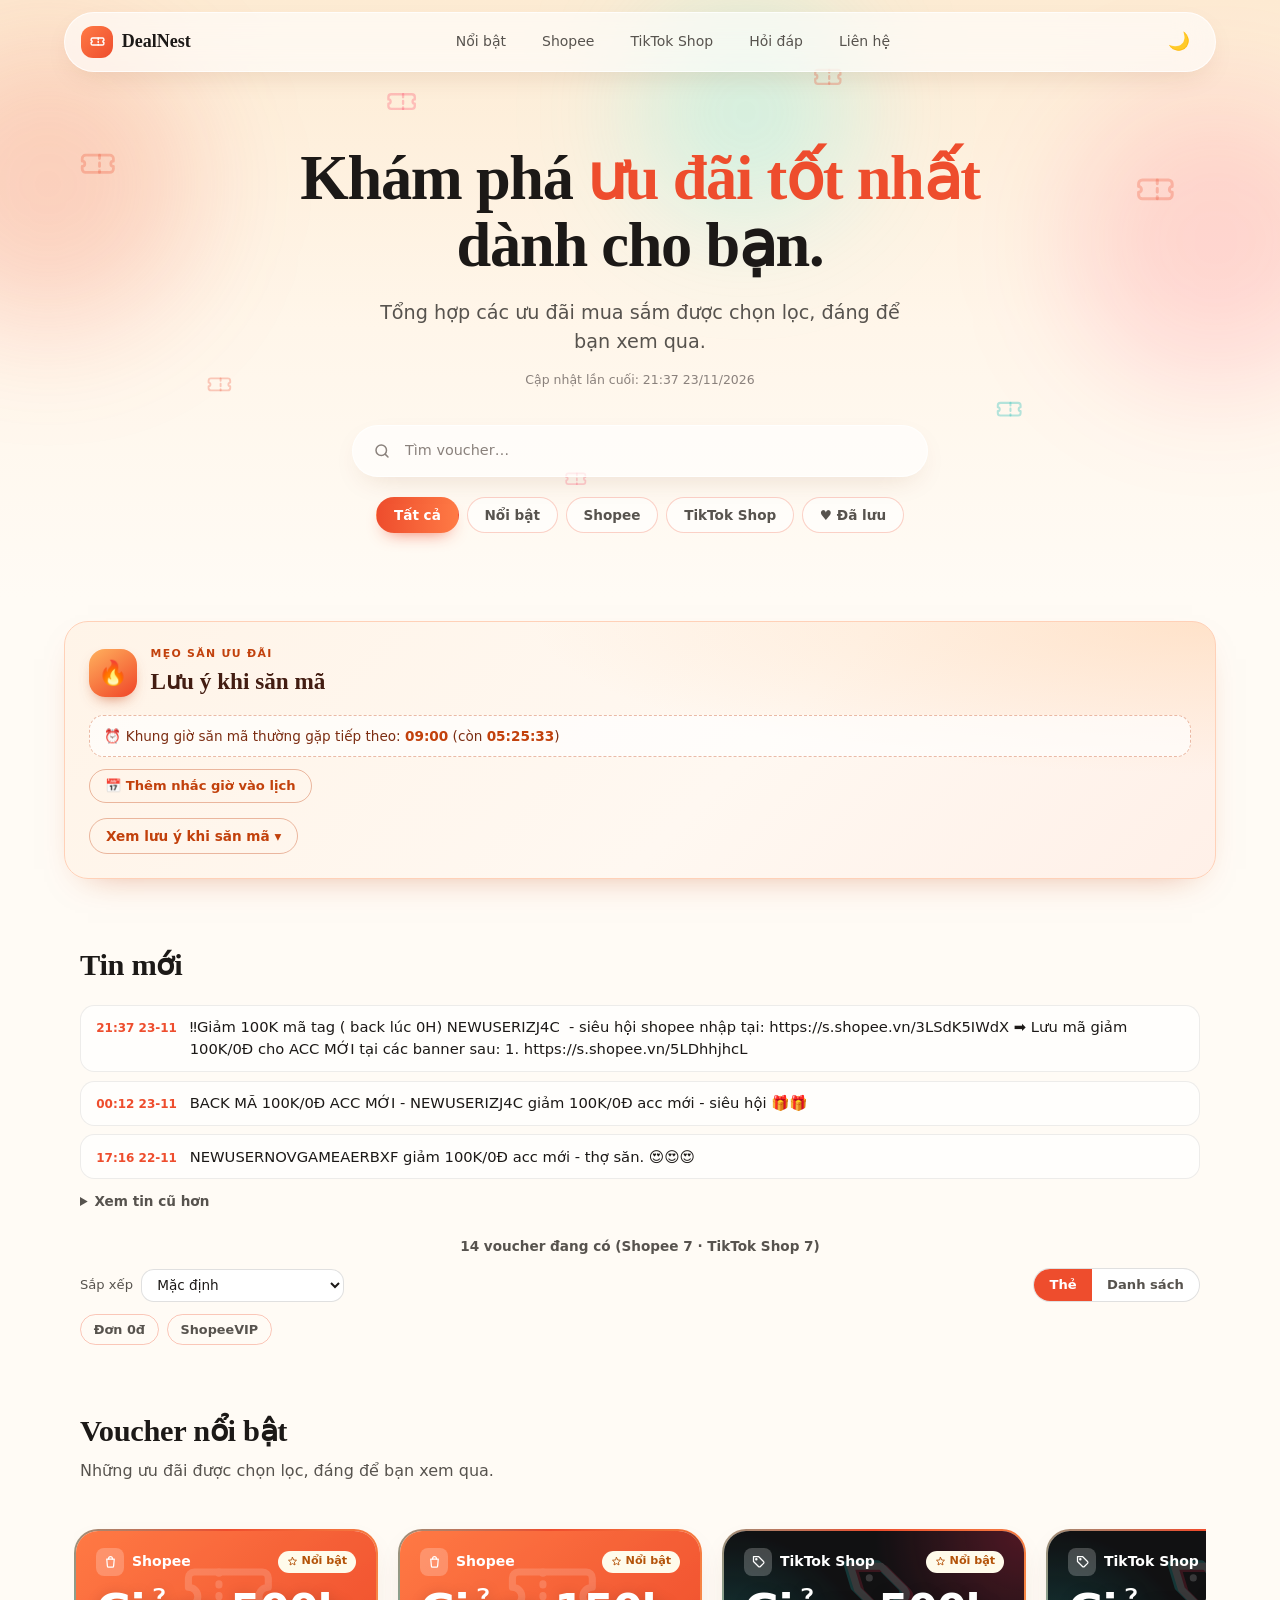
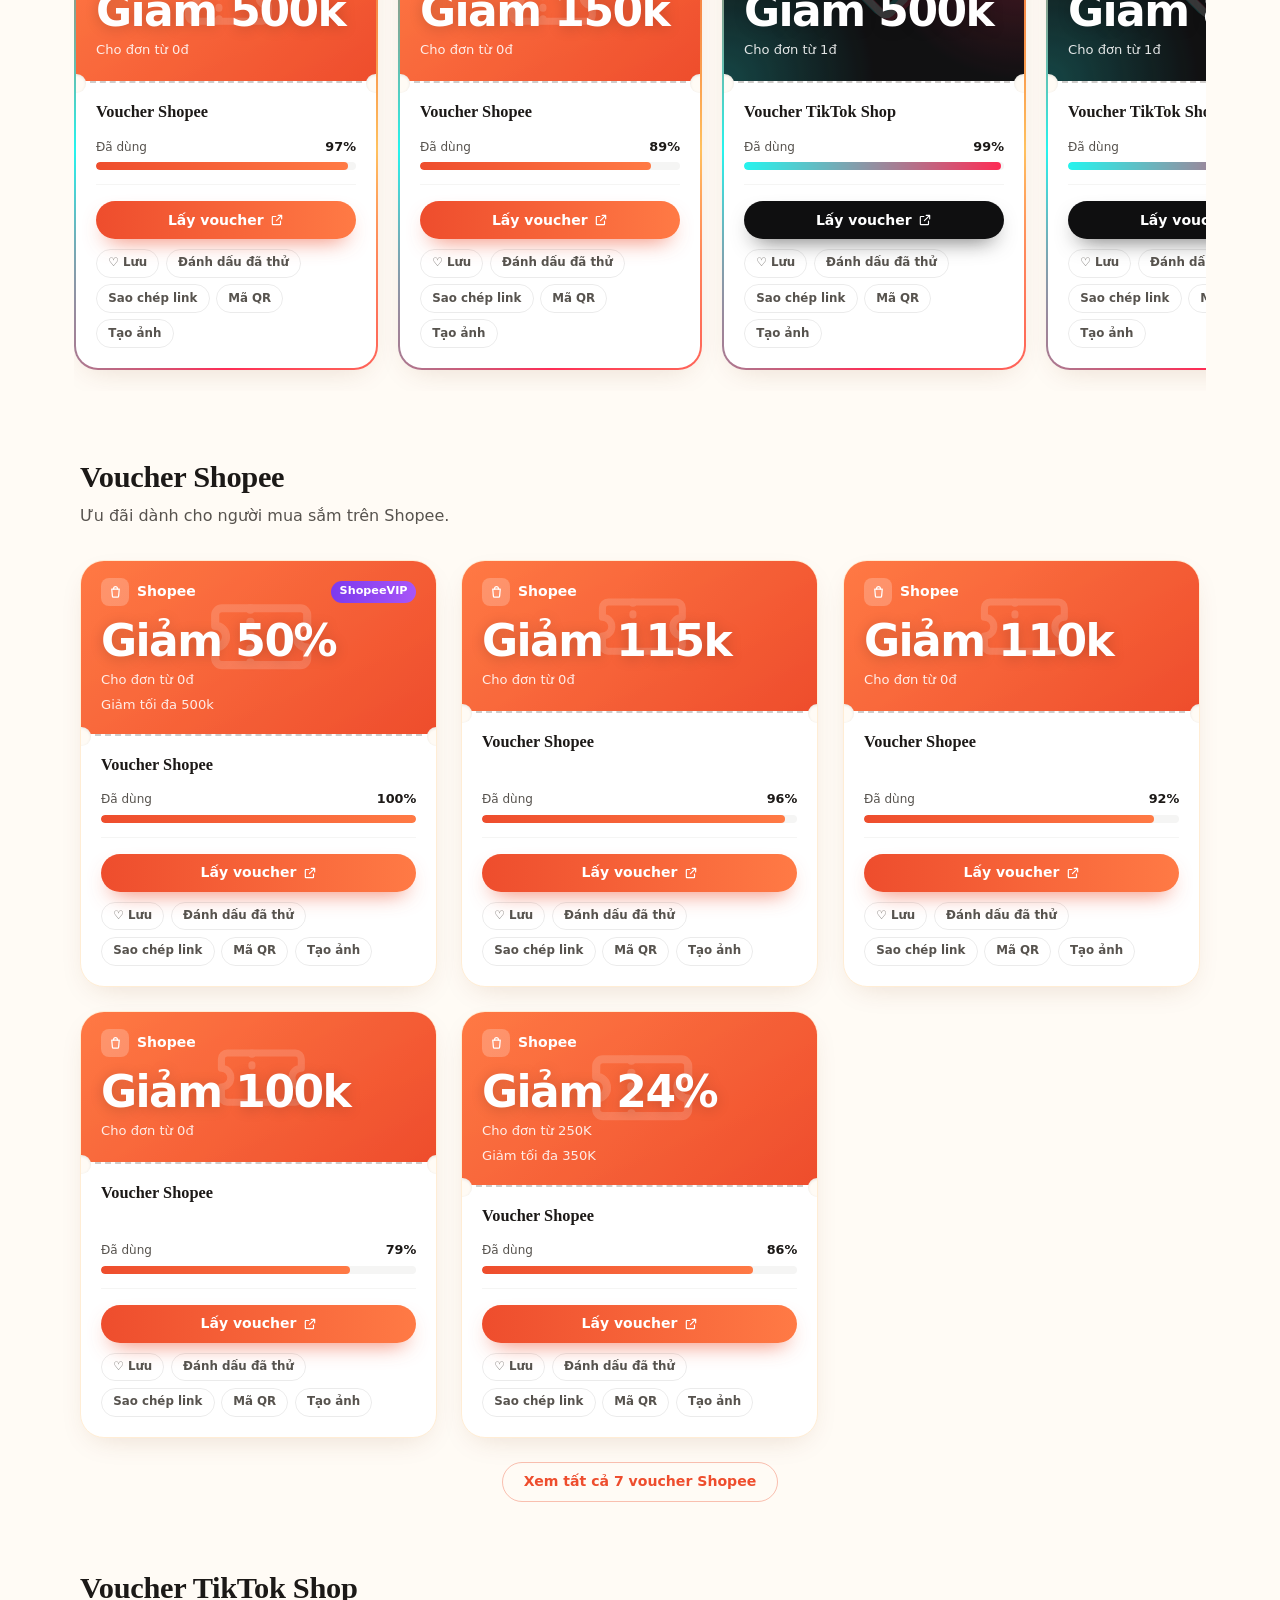
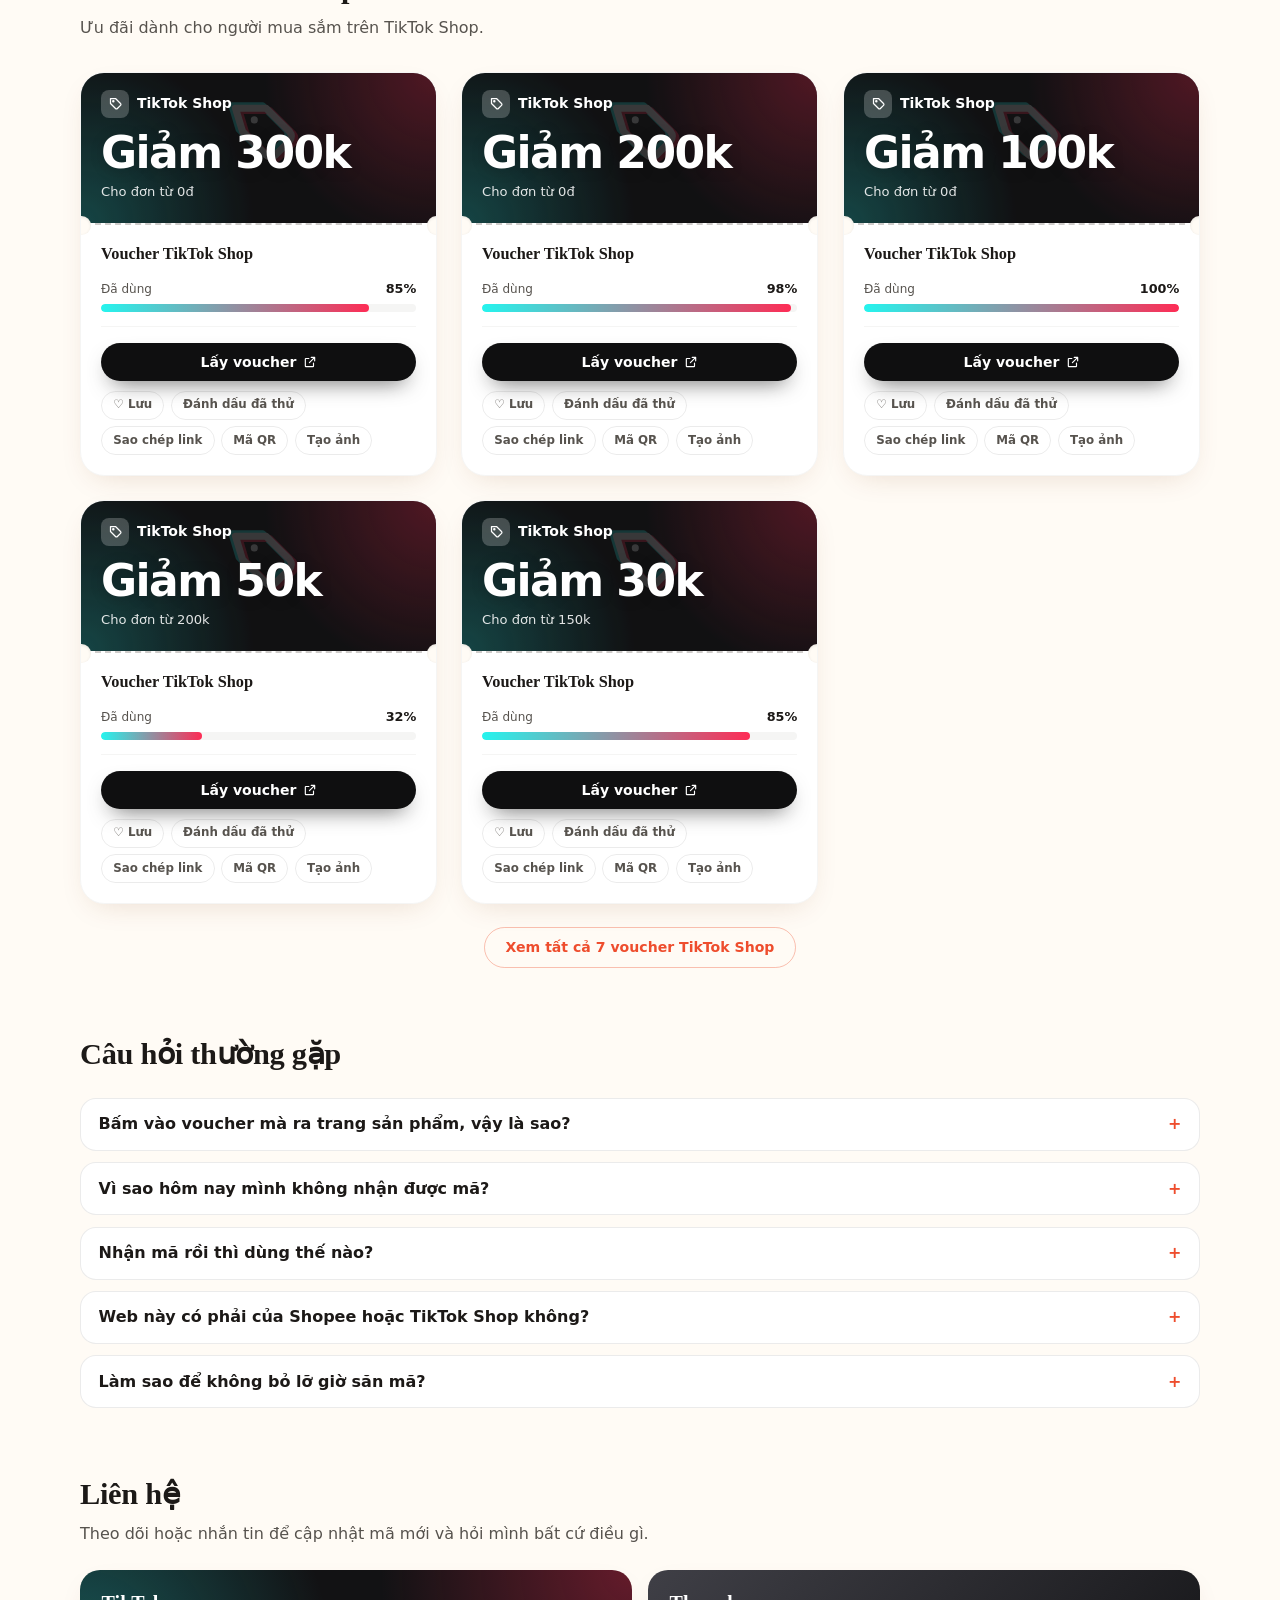
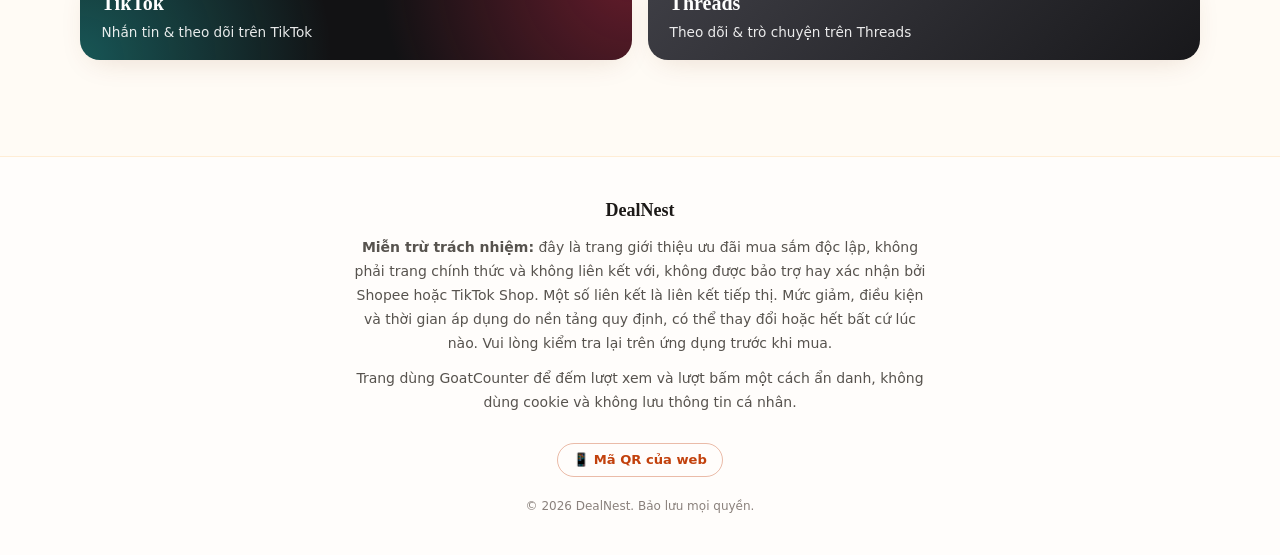
<file: index.html>
<!doctype html>
<html lang="vi">
  <head>
    <meta charset="UTF-8" />
    <meta name="viewport" content="width=device-width, initial-scale=1.0" />
    <meta name="theme-color" content="#FFFBF5" />
    <title>DealNest — Khám phá ưu đãi tốt nhất</title>
    <meta
      name="description"
      content="Tổng hợp ưu đãi mua sắm được chọn lọc trên Shopee, đáng để bạn xem qua."
    />
    <meta property="og:type" content="website" />
    <meta property="og:title" content="DealNest — Khám phá ưu đãi tốt nhất" />
    <meta
      property="og:description"
      content="Tổng hợp ưu đãi mua sắm được chọn lọc, đáng để bạn xem qua."
    />
    <meta property="og:image" content="https://voucher-sieu-tot.github.io/voucher-sieu-ngon/images/og.png" />
    <meta property="og:image:width" content="1200" />
    <meta property="og:image:height" content="630" />
    <meta name="twitter:card" content="summary_large_image" />
    <meta name="twitter:image" content="https://voucher-sieu-tot.github.io/voucher-sieu-ngon/images/og.png" />
    <link rel="icon" type="image/svg+xml" href="favicon.svg" />
    <link rel="manifest" href="manifest.webmanifest" />
    <link rel="apple-touch-icon" href="images/icon-180.png" />
    <script type="application/ld+json">{"@context": "https://schema.org", "@type": "FAQPage", "mainEntity": [{"@type": "Question", "name": "Bấm vào voucher mà ra trang sản phẩm, vậy là sao?", "acceptedAnswer": {"@type": "Answer", "text": "Các mã giá trị cao thường là mã ẩn. Nếu bấm vào mà Shopee hoặc TikTok Shop mở trang sản phẩm thay vì hộp nhận mã, có thể mã đã hết. Bạn hãy thử các voucher khác và quay lại kiểm tra thường xuyên."}}, {"@type": "Question", "name": "Vì sao hôm nay mình không nhận được mã?", "acceptedAnswer": {"@type": "Answer", "text": "Mỗi ngày chỉ một số tài khoản ngẫu nhiên nhận được mã, và khung giờ cũng khác nhau giữa các tài khoản. Hãy kiên nhẫn thử lại vào các khung giờ thường gặp (0h, 9h, 12h, 15h, 18h, 21h theo giờ Việt Nam) hoặc vào ngày hôm sau."}}, {"@type": "Question", "name": "Nhận mã rồi thì dùng thế nào?", "acceptedAnswer": {"@type": "Answer", "text": "Sau khi lưu mã vào ví voucher trên ứng dụng, bạn thêm sản phẩm vào giỏ hàng, vào bước thanh toán và chọn voucher đã lưu. Hãy xem kỹ điều kiện như đơn tối thiểu và mức giảm tối đa của từng mã."}}, {"@type": "Question", "name": "Web này có phải của Shopee hoặc TikTok Shop không?", "acceptedAnswer": {"@type": "Answer", "text": "Không. Đây là trang độc lập, không liên kết với và không được bảo trợ hay xác nhận bởi Shopee hoặc TikTok Shop. Ưu đãi và điều kiện áp dụng do nền tảng quy định và có thể thay đổi."}}, {"@type": "Question", "name": "Làm sao để không bỏ lỡ giờ săn mã?", "acceptedAnswer": {"@type": "Answer", "text": "Bạn có thể bấm “Thêm nhắc giờ vào lịch” ở phần lưu ý để lịch trên điện thoại hoặc máy tính nhắc trước mỗi khung giờ 5 phút, hoặc cài web này lên màn hình chính để mở nhanh."}}]}</script>

    <link rel="stylesheet" href="style.css" />
    <link rel="stylesheet" href="extras.css" />
    <script src="theme.js"></script>
  </head>
  <body>
    <a class="skip" href="#main">Chuyển đến nội dung chính</a>

    <header class="nav-wrap">
      <nav class="nav glass" aria-label="Menu chính">
        <a href="#top" class="brand" data-scroll>
          <span class="brand-mark" aria-hidden="true">
            <svg viewBox="0 0 24 24" width="17" height="17" fill="none" stroke="currentColor" stroke-width="2" stroke-linecap="round" stroke-linejoin="round"><path d="M3 9a2 2 0 0 1 2-2h14a2 2 0 0 1 2 2v1.5a1.5 1.5 0 0 0 0 3V15a2 2 0 0 1-2 2H5a2 2 0 0 1-2-2v-1.5a1.5 1.5 0 0 0 0-3z"/><path d="M13 7v10" stroke-dasharray="2 2.5"/></svg>
          </span>
          <span id="brandName">DealNest</span>
        </a>
        <ul class="nav-links" id="navLinks">
          <li><a href="#featured" data-scroll>Nổi bật</a></li>
          <li><a href="#shopee" data-scroll>Shopee</a></li>
          <li><a href="#tiktok" data-scroll>TikTok Shop</a></li>
          <li><a href="#faq" data-scroll>Hỏi đáp</a></li>
          <li><a href="#contact" data-scroll>Liên hệ</a></li>
        </ul>
        <button class="install-btn" id="installBtn" type="button" hidden>📲 Cài web</button>
        <button class="theme-btn" id="themeBtn" type="button" aria-label="Chuyển giao diện sáng/tối"><span aria-hidden="true"></span></button>
        <button class="menu-btn" id="menuBtn" type="button" aria-label="Mở menu" aria-expanded="false" aria-controls="navLinks">
          <svg viewBox="0 0 24 24" width="22" height="22" fill="none" stroke="currentColor" stroke-width="2" stroke-linecap="round"><path d="M4 7h16M4 12h16M4 17h16"/></svg>
        </button>
      </nav>
    </header>

    <section class="hero" id="top">
      <span class="blob b1" aria-hidden="true"></span>
      <span class="blob b2" aria-hidden="true"></span>
      <span class="blob b3" aria-hidden="true"></span>
      <div class="hero-inner">
        <p class="golden-pill" id="goldenPill" hidden><i aria-hidden="true"></i>Đang trong khung giờ săn mã thường gặp</p>
        <p class="promo" id="promo" hidden></p>
        <h1>Khám phá <span class="accent">ưu đãi tốt nhất</span> dành cho bạn.</h1>
        <p class="sub">Tổng hợp các ưu đãi mua sắm được chọn lọc, đáng để bạn xem qua.</p>
        <p class="updated" id="updatedAt" hidden></p>
        <form class="search glass" role="search" id="searchForm">
          <svg viewBox="0 0 24 24" width="18" height="18" fill="none" stroke="currentColor" stroke-width="2" stroke-linecap="round" aria-hidden="true"><circle cx="11" cy="11" r="7"/><path d="m20 20-3.5-3.5"/></svg>
          <input id="search" type="search" placeholder="Tìm voucher…" aria-label="Tìm voucher" autocomplete="off" />
          <button type="button" id="clear" class="clear" aria-label="Xóa tìm kiếm" hidden>×</button>
        </form>
        <div class="tabs" id="tabs" role="group" aria-label="Lọc voucher">
          <button type="button" class="tab on" data-tab="all" aria-pressed="true">Tất cả</button>
          <button type="button" class="tab" data-tab="featured" aria-pressed="false">Nổi bật</button>
          <button type="button" class="tab" data-tab="shopee" aria-pressed="false">Shopee</button>
          <button type="button" class="tab" data-tab="tiktok" aria-pressed="false">TikTok Shop</button>
          <button type="button" class="tab" data-tab="saved" aria-pressed="false">♥ Đã lưu <span id="savedCount"></span></button>
        </div>
      </div>
    </section>

    <main id="main">
      <aside class="tips-notice wrap" aria-labelledby="tips-title">
        <div class="tips-heading">
          <span class="tips-flame" aria-hidden="true">🔥</span>
          <div>
            <p class="tips-kicker">MẸO SĂN ƯU ĐÃI</p>
            <h2 id="tips-title">Lưu ý khi săn mã</h2>
          </div>
        </div>
        <p class="slot-bar" id="slotBar" hidden></p>
        <p class="night-note" id="nightNote" hidden>Khung giờ cuối trong ngày (21h) đã qua. Hẹn bạn lúc 0h hoặc 9h sáng mai nhé.</p>
        <button type="button" class="ics-btn" id="icsBtn">📅 Thêm nhắc giờ vào lịch</button>
        <details class="tips-more">
          <summary>Xem lưu ý khi săn mã</summary>
          <div class="tips-copy">
          <p>
            Website có voucher Shopee và TikTok Shop.
            Mỗi ngày chỉ một số tài khoản ngẫu nhiên nhận được mã. Nếu hôm nay bạn chưa nhận được mã,
            hãy thử lại vào ngày mai.
          </p>
          </div>
          <ul class="tips-list">
          <li>Các bạn hết sức lưu ý nhé, mã thường hết rất nhanh. Các bạn nên thường xuyên vào kiểm tra bằng cách click vào các voucher.</li>
          <li>
            Các mã giá trị cao thường là các mã ẩn: nếu bấm vào mà mở trang sản phẩm, có thể mã đã hết.
            Hãy thử các mã khác, hoặc bạn có thể cân nhắc mua sản phẩm hiện ra nếu thấy phù hợp.
          </li>
          <li>
            Khung giờ Flash Sale ngày thường thường gặp là 0h, 9h, 12h, 15h, 18h và 21h
            (giờ Việt Nam). Lịch có thể thay đổi theo chương trình, nên hãy kiểm tra trên ứng dụng Shopee.
            <a href="https://ghn.vn/blogs/tip-ban-hang/cap-nhat-khung-gio-san-sale-shopee" target="_blank" rel="noopener noreferrer">Tham khảo GHN</a>.
          </li>
        </ul>
        </details>
      </aside>

      <p id="empty" class="empty wrap" hidden></p>

      <section id="news" class="section wrap news" hidden>
        <div class="reveal"><h2>Tin mới</h2></div>
        <ul class="news-list" id="newsList"></ul>
        <details class="news-more" id="newsMore" hidden><summary>Xem tin cũ hơn</summary><ul class="news-list" id="newsOld"></ul></details>
      </section>

      <div class="wrap viewbar" id="viewBar">
        <p class="since-box" id="sinceBox" hidden>
          <span id="sinceText"></span>
          <button type="button" class="chip" id="sinceGo">Xem voucher mới</button>
          <button type="button" class="since-x" id="sinceX" aria-label="Ẩn thông báo">×</button>
        </p>
        <p class="count-bar" id="countBar" aria-live="polite"></p>
        <div class="viewbar-row">
          <label class="sort"><span>Sắp xếp</span>
            <select id="sortSel">
              <option value="default">Mặc định</option>
              <option value="new">Mới thêm</option>
              <option value="discount">Giảm nhiều nhất</option>
              <option value="minimum">Đơn tối thiểu thấp nhất</option>
            </select>
          </label>
          <div class="view-toggle" role="group" aria-label="Kiểu hiển thị">
            <button type="button" id="viewCards" class="vt on" aria-pressed="true">Thẻ</button>
            <button type="button" id="viewList" class="vt" aria-pressed="false">Danh sách</button>
          </div>
        </div>
        <div class="chips" id="chips" role="group" aria-label="Lọc nhanh"></div>
      </div>

      <section id="featured" class="section wrap" hidden>
        <div class="reveal"><h2>Voucher nổi bật</h2><p class="muted">Những ưu đãi được chọn lọc, đáng để bạn xem qua.</p></div>
        <div class="grid" id="gridFeatured"></div>
      </section>

      <section id="shopee" class="section wrap">
        <div class="reveal"><h2>Voucher Shopee</h2><p class="muted">Ưu đãi dành cho người mua sắm trên Shopee.</p></div>
        <div class="grid" id="gridShopee"></div>
      </section>

      <section id="tiktok" class="section wrap">
        <div class="reveal"><h2>Voucher TikTok Shop</h2><p class="muted">Ưu đãi dành cho người mua sắm trên TikTok Shop.</p></div>
        <div class="grid" id="gridTiktok"></div>
      </section>
      <section id="saved" class="section wrap" hidden>
        <div class="reveal"><h2>Voucher đã lưu</h2><p class="muted">Danh sách bạn đã lưu, nằm ngay trên máy của bạn.</p></div>
        <div class="grid" id="gridSaved"></div>
      </section>

      <section id="faq" class="section wrap">
        <div class="reveal"><h2>Câu hỏi thường gặp</h2></div>
        <div class="faq-list">
          <details class="faq-item"><summary>Bấm vào voucher mà ra trang sản phẩm, vậy là sao?</summary><p>Các mã giá trị cao thường là mã ẩn. Nếu bấm vào mà Shopee hoặc TikTok Shop mở trang sản phẩm thay vì hộp nhận mã, có thể mã đã hết. Bạn hãy thử các voucher khác và quay lại kiểm tra thường xuyên.</p></details>
          <details class="faq-item"><summary>Vì sao hôm nay mình không nhận được mã?</summary><p>Mỗi ngày chỉ một số tài khoản ngẫu nhiên nhận được mã, và khung giờ cũng khác nhau giữa các tài khoản. Hãy kiên nhẫn thử lại vào các khung giờ thường gặp (0h, 9h, 12h, 15h, 18h, 21h theo giờ Việt Nam) hoặc vào ngày hôm sau.</p></details>
          <details class="faq-item"><summary>Nhận mã rồi thì dùng thế nào?</summary><p>Sau khi lưu mã vào ví voucher trên ứng dụng, bạn thêm sản phẩm vào giỏ hàng, vào bước thanh toán và chọn voucher đã lưu. Hãy xem kỹ điều kiện như đơn tối thiểu và mức giảm tối đa của từng mã.</p></details>
          <details class="faq-item"><summary>Web này có phải của Shopee hoặc TikTok Shop không?</summary><p>Không. Đây là trang độc lập, không liên kết với và không được bảo trợ hay xác nhận bởi Shopee hoặc TikTok Shop. Ưu đãi và điều kiện áp dụng do nền tảng quy định và có thể thay đổi.</p></details>
          <details class="faq-item"><summary>Làm sao để không bỏ lỡ giờ săn mã?</summary><p>Bạn có thể bấm “Thêm nhắc giờ vào lịch” ở phần lưu ý để lịch trên điện thoại hoặc máy tính nhắc trước mỗi khung giờ 5 phút, hoặc cài web này lên màn hình chính để mở nhanh.</p></details>
        </div>
      </section>

      <section id="contact" class="section wrap" hidden>
        <div class="reveal"><h2>Liên hệ</h2><p class="muted">Theo dõi hoặc nhắn tin để cập nhật mã mới và hỏi mình bất cứ điều gì.</p></div>
        <div class="contact-row" id="contactRow"></div>
      </section>
    </main>

    <footer class="footer">
      <div class="wrap">
        <p class="foot-brand" id="footName">DealNest</p>
        <p class="muted small">
          <b>Miễn trừ trách nhiệm:</b> đây là trang giới thiệu ưu đãi mua sắm độc lập, không phải trang chính thức và
          không liên kết với, không được bảo trợ hay xác nhận bởi Shopee hoặc TikTok Shop. Một số liên kết là liên kết
          tiếp thị. Mức giảm, điều kiện và thời gian áp dụng do nền tảng quy định, có thể thay đổi hoặc hết bất cứ lúc
          nào. Vui lòng kiểm tra lại trên ứng dụng trước khi mua.
        </p>
        <p class="muted small" id="analyticsNote" hidden>
          Trang dùng GoatCounter để đếm lượt xem và lượt bấm một cách ẩn danh, không dùng cookie và không lưu thông tin cá nhân.
        </p>
        <p class="muted small" id="iosHint" hidden>Trên iPhone: bấm nút Chia sẻ rồi chọn “Thêm vào Màn hình chính” để cài web.</p>
        <p><button type="button" class="ics-btn" id="qrBtn">📱 Mã QR của web</button></p>
        <p class="tiny" id="year"></p>
      </div>
    </footer>

    <button type="button" class="mini-clock" id="miniClock" hidden aria-expanded="true" aria-label="Đồng hồ săn sale (bấm để thu nhỏ hoặc mở rộng)">
      <span class="mc-icon" aria-hidden="true">⏰</span>
      <span class="mc-text"><b class="mc-time"></b><span class="mc-label"></span></span>
    </button>
    <dialog id="qrDlg" class="qr-dlg" aria-labelledby="qrTitle">
      <h2 id="qrTitle">Quét để mở web</h2>
      <div id="qrBox" class="qr-box"></div>
      <p class="qr-cap" id="qrCap" hidden></p>
      <div class="qr-brand"><img src="images/icon-192.png" width="36" height="36" alt="" /><b id="qrBrandName">DealNest</b></div>
      <p class="muted small qr-url" id="qrUrl"></p>
      <div class="qr-actions">
        <button type="button" class="ics-btn" id="qrDl">Tải ảnh PNG</button>
        <button type="button" class="ics-btn" id="qrCopy">Sao chép link</button>
        <button type="button" class="ics-btn" id="qrClose">Đóng</button>
      </div>
    </dialog>
    <div class="toast" id="toast" role="status" aria-live="polite" hidden></div>
    <noscript><p style="text-align:center;padding:2rem">Trang này cần bật JavaScript để hiển thị voucher.</p></noscript>
    <script src="vouchers.js"></script>
    <script src="vouchers-data.js"></script>
    <script src="script.js"></script>
    <script src="qr.js"></script>
    <script src="extras.js"></script>
  </body>
</html>
</file>
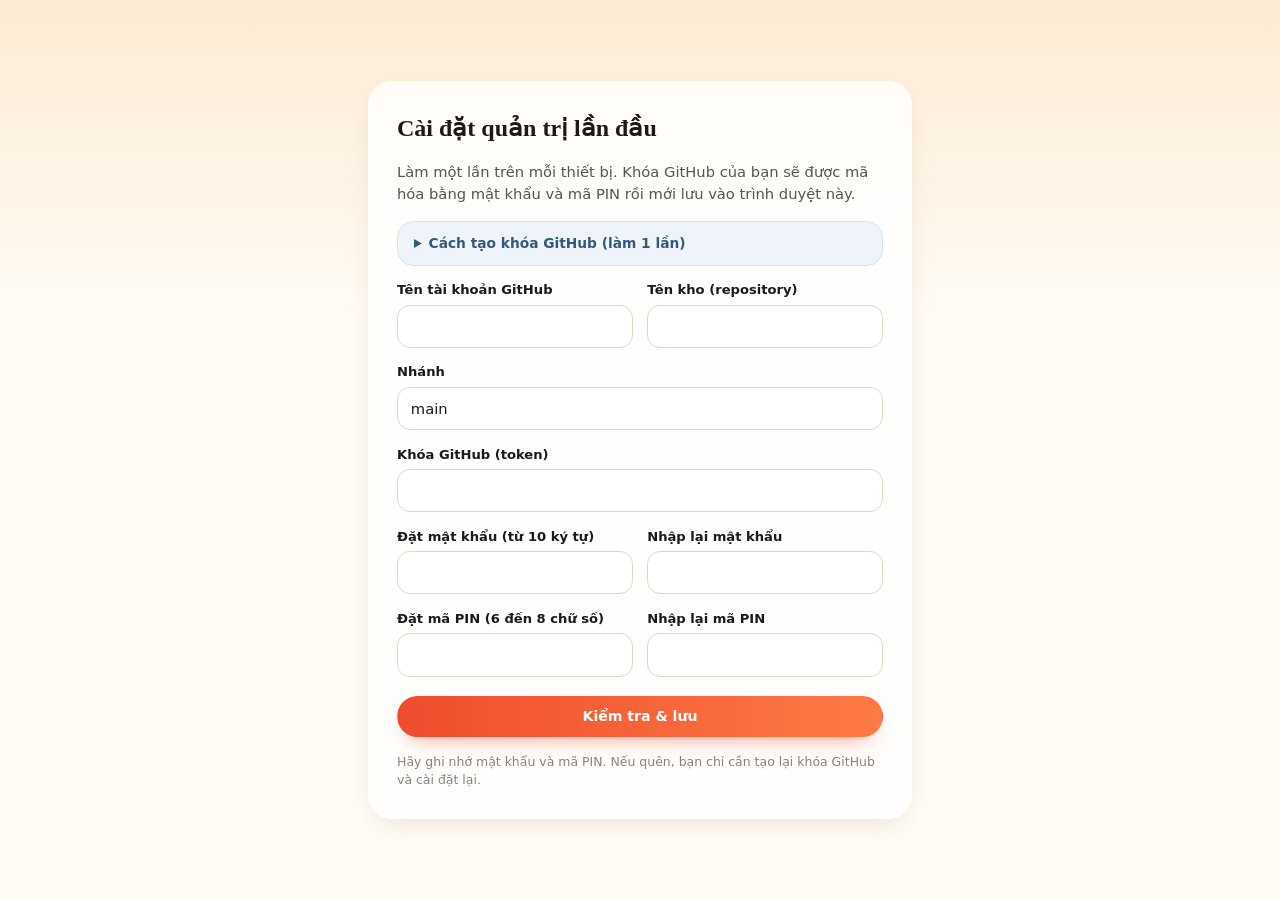
<file: admin.html>
<!doctype html>
<html lang="vi">
  <head>
    <meta charset="UTF-8" />
    <meta name="viewport" content="width=device-width, initial-scale=1.0" />
    <meta name="robots" content="noindex, nofollow" />
    <meta
      http-equiv="Content-Security-Policy"
      content="default-src 'none'; script-src 'self'; style-src 'self'; img-src 'self' https: data:; connect-src https://api.github.com https://*.goatcounter.com; base-uri 'none'; form-action 'none'"
    />
    <title>Quản trị — DealNest</title>
    <link rel="icon" type="image/svg+xml" href="favicon.svg" />
    <link rel="stylesheet" href="admin.css" />
  </head>
  <body>
    <noscript><p class="center pad">Trang quản trị cần bật JavaScript.</p></noscript>

    <!-- ============ Cài đặt lần đầu ============ -->
    <main id="screen-setup" class="auth-wrap" hidden>
      <form id="setupForm" class="auth-card" autocomplete="off">
        <h1>Cài đặt quản trị lần đầu</h1>
        <p class="muted">
          Làm một lần trên mỗi thiết bị. Khóa GitHub của bạn sẽ được mã hóa bằng mật khẩu và mã PIN rồi mới lưu vào
          trình duyệt này.
        </p>

        <details class="help">
          <summary>Cách tạo khóa GitHub (làm 1 lần)</summary>
          <ol>
            <li>Vào GitHub, bấm ảnh đại diện, chọn <b>Settings</b>.</li>
            <li>Kéo xuống cuối menu trái, chọn <b>Developer settings</b>, rồi <b>Personal access tokens → Fine-grained tokens</b>.</li>
            <li>Bấm <b>Generate new token</b>. Đặt tên (ví dụ <i>admin-web</i>), chọn hạn dùng (ví dụ 90 ngày).</li>
            <li>Mục <b>Repository access</b>: chọn <b>Only select repositories</b> và chọn đúng kho chứa web này.</li>
            <li>Mục <b>Permissions → Repository permissions → Contents</b>: chọn <b>Read and write</b>.</li>
            <li>Bấm <b>Generate token</b>, sao chép chuỗi bắt đầu bằng <code>github_pat_</code> và dán vào ô bên dưới.</li>
          </ol>
        </details>

        <div class="grid2">
          <div class="field">
            <label for="sOwner">Tên tài khoản GitHub</label>
            <input id="sOwner" type="text" autocapitalize="off" spellcheck="false" required />
          </div>
          <div class="field">
            <label for="sRepo">Tên kho (repository)</label>
            <input id="sRepo" type="text" autocapitalize="off" spellcheck="false" required />
          </div>
        </div>
        <div class="field">
          <label for="sBranch">Nhánh</label>
          <input id="sBranch" type="text" value="main" autocapitalize="off" spellcheck="false" required />
        </div>
        <div class="field">
          <label for="sToken">Khóa GitHub (token)</label>
          <input id="sToken" type="password" autocomplete="off" spellcheck="false" required />
        </div>
        <div class="grid2">
          <div class="field">
            <label for="sPass">Đặt mật khẩu (từ 10 ký tự)</label>
            <input id="sPass" type="password" autocomplete="new-password" required />
          </div>
          <div class="field">
            <label for="sPass2">Nhập lại mật khẩu</label>
            <input id="sPass2" type="password" autocomplete="new-password" required />
          </div>
        </div>
        <div class="grid2">
          <div class="field">
            <label for="sPin">Đặt mã PIN (6 đến 8 chữ số)</label>
            <input id="sPin" type="password" inputmode="numeric" autocomplete="off" required />
          </div>
          <div class="field">
            <label for="sPin2">Nhập lại mã PIN</label>
            <input id="sPin2" type="password" inputmode="numeric" autocomplete="off" required />
          </div>
        </div>
        <p id="setupError" class="error" role="alert" hidden></p>
        <button id="setupBtn" type="submit" class="btn btn-primary full">Kiểm tra &amp; lưu</button>
        <p class="tiny">Hãy ghi nhớ mật khẩu và mã PIN. Nếu quên, bạn chỉ cần tạo lại khóa GitHub và cài đặt lại.</p>
      </form>
    </main>

    <!-- ============ Màn hình khóa ============ -->
    <main id="screen-lock" class="auth-wrap" hidden>
      <form id="lockForm" class="auth-card" autocomplete="off">
        <h1>Đăng nhập quản trị</h1>
        <p class="muted">Nhập mật khẩu và mã PIN để mở khóa.</p>
        <div class="field">
          <label for="lPass">Mật khẩu</label>
          <input id="lPass" type="password" autocomplete="current-password" required />
        </div>
        <div class="field">
          <label for="lPin">Mã PIN</label>
          <input id="lPin" type="password" inputmode="numeric" autocomplete="off" required />
        </div>
        <p id="lockError" class="error" role="alert" hidden></p>
        <button id="lockBtn" type="submit" class="btn btn-primary full">Mở khóa</button>
        <p class="tiny"><button id="resetDevice" type="button" class="linkbtn">Quên mật khẩu / cài đặt lại thiết bị này</button></p>
      </form>
    </main>

    <!-- ============ Bảng quản lý ============ -->
    <div id="screen-panel" hidden>
      <header class="topbar">
        <div class="bar-inner">
          <h1 class="bar-title">Quản trị voucher</h1>
          <div class="bar-actions">
            <a class="btn btn-ghost" href="./" target="_blank" rel="noopener noreferrer">Xem web</a>
            <button id="lockNow" type="button" class="btn btn-ghost">Khóa</button>
          </div>
        </div>
      </header>

      <main class="panel">
        <div class="toolbar">
          <button id="addBtn" type="button" class="btn btn-ghost">+ Thêm voucher</button>
          <button id="bulkBtn" type="button" class="btn btn-ghost">+ Thêm nhiều link</button>
          <span id="dirtyNote" class="dirty" hidden>Có thay đổi chưa lưu</span>
          <span class="spacer"></span>
          <button id="discardBtn" type="button" class="btn btn-ghost" disabled>Hủy thay đổi</button>
          <button id="saveBtn" type="button" class="btn btn-primary" disabled>Lưu &amp; đăng lên web</button>
        </div>

        <p id="panelMsg" class="notice" role="status" hidden></p>
        <p id="panelError" class="error box" role="alert" hidden></p>

        <details id="settingsBox" class="settings" hidden>
          <summary>Cài đặt web: banner, liên hệ &amp; nút “Báo mã hết”</summary>
          <div class="checks">
            <label><input id="stBanner" type="checkbox" /> Hiện banner trên đầu trang web (ví dụ dịp 11.11, 12.12)</label>
          </div>
          <div class="field">
            <label for="stBannerText">Nội dung banner (tối đa 140 ký tự)</label>
            <input id="stBannerText" type="text" maxlength="140" placeholder="Siêu sale 12.12: săn mã ngay hôm nay!" />
          </div>
          <div class="field">
            <label for="stBannerLink">Link khi bấm vào banner (tùy chọn)</label>
            <input id="stBannerLink" type="url" inputmode="url" placeholder="https://" />
          </div>
          <div class="grid2">
            <div class="field">
              <label for="stTiktok">Link liên hệ TikTok (để trống thì ẩn)</label>
              <input id="stTiktok" type="url" inputmode="url" placeholder="https://www.tiktok.com/@..." />
            </div>
            <div class="field">
              <label for="stThreads">Link liên hệ Threads (để trống thì ẩn)</label>
              <input id="stThreads" type="url" inputmode="url" placeholder="https://www.threads.com/@..." />
            </div>
          </div>
          <div class="checks">
            <label><input id="stMaint" type="checkbox" /> Chế độ bảo trì: web công khai chỉ hiện “Đang cập nhật” (admin vẫn dùng bình thường)</label>
          </div>
          <div class="field">
            <label for="stMaintMsg">Lời nhắn khi bảo trì (tùy chọn)</label>
            <input id="stMaintMsg" type="text" maxlength="300" placeholder="Web đang cập nhật voucher, quay lại sau ít phút nhé." />
          </div>
          <div class="field">
            <label for="stGoat">Mã GoatCounter để thống kê lượt xem và lượt bấm (tùy chọn, để trống thì tắt)</label>
            <input id="stGoat" type="text" autocapitalize="off" spellcheck="false" placeholder="ví dụ: ten-cua-ban" />
            <p class="tiny">Đăng ký miễn phí tại goatcounter.com, chọn một mã (code), dán mã đó vào đây. Số liệu xem trên goatcounter.com.</p>
          </div>
          <div class="field">
            <label for="stReport">Link biểu mẫu “Báo mã hết” (ví dụ Google Form; để trống thì ẩn nút)</label>
            <input id="stReport" type="url" inputmode="url" placeholder="https://forms.gle/..." />
          </div>
          <p id="settingsError" class="error" role="alert" hidden></p>
        </details>

        <details id="stashBox" class="settings" hidden>
          <summary>Kho lưu link &amp; hẹn giờ đổi link</summary>
          <p class="tiny">
            Cất sẵn link hoặc mã chưa dùng, rồi gán vào voucher khi cần hoặc hẹn giờ. Link nào lên voucher nào do bạn chọn.
            Lưu ý: kho lưu nằm trong file dữ liệu của web, nên người biết xem mã nguồn vẫn có thể thấy các link và mã đang cất.
            Đừng cất thứ gì bạn muốn giữ riêng tư.
          </p>
          <div class="grid2">
            <div class="field">
              <label for="kLink">Link</label>
              <input id="kLink" type="url" inputmode="url" placeholder="https://" />
            </div>
            <div class="field">
              <label for="kCode">Mã chữ (tùy chọn)</label>
              <input id="kCode" type="text" autocomplete="off" />
            </div>
          </div>
          <div class="field">
            <label for="kNote">Ghi chú (tùy chọn, ví dụ “Giảm 100k - dùng buổi tối”)</label>
            <input id="kNote" type="text" maxlength="120" />
          </div>
          <button id="kAdd" type="button" class="btn btn-ghost btn-sm">+ Cất vào kho</button>
          <p id="stashError" class="error" role="alert" hidden></p>
          <ul id="stashList" class="stash-list"></ul>
          <h3 class="sub-h">Lịch đổi link</h3>
          <p class="tiny">Đến giờ hẹn, web công khai tự dùng link mới cho voucher đó. Giờ tính theo đồng hồ của người xem.</p>
          <ul id="schedList" class="stash-list"></ul>
          <button id="schedClean" type="button" class="btn btn-ghost btn-sm">Dọn các lịch đã chạy vào danh sách voucher</button>
        </details>

        <details id="statsBox" class="settings" hidden>
          <summary>Thống kê lượt truy cập từng ngày (chỉ bạn thấy)</summary>
          <p class="tiny">
            Số liệu lấy từ GoatCounter (đã đăng ký và dán mã ở <b>Cài đặt web</b>). Mỗi người truy cập trong một ngày được tính một lượt.
            Chỉ có số liệu từ lúc web bắt đầu chạy GoatCounter. Để xem, tạo khóa API ở goatcounter.com: Settings, API, chọn quyền đọc thống kê.
            Khóa này chỉ giữ trong trang khi đang mở, không lưu lại.
          </p>
          <div class="grid2">
            <div class="field">
              <label for="gToken">Khóa API của GoatCounter</label>
              <input id="gToken" type="password" autocomplete="off" spellcheck="false" />
            </div>
            <div class="field">
              <label for="gRange">Khoảng thời gian</label>
              <select id="gRange"><option value="7">7 ngày</option><option value="30" selected>30 ngày</option><option value="90">90 ngày</option></select>
            </div>
          </div>
          <button id="gGo" type="button" class="btn btn-ghost btn-sm">Xem thống kê</button>
          <p id="statsError" class="error" role="alert" hidden></p>
          <p id="statsSummary" class="muted small" role="status"></p>
          <div id="chart" class="chart"></div>
          <div id="claims" class="claims" hidden>
            <h3 class="claims-h">Lượng mã đã lấy</h3>
            <p class="tiny">Đếm số lần khách bấm nút <b>Lấy voucher</b> (web không biết khách có dùng mã thành công hay không). Tính trên số lượt truy cập cùng khoảng thời gian. Chỉ tính các lượt bấm từ bản web này trở đi.</p>
            <table class="claims-t"><thead><tr><th>Loại</th><th>Lượt bấm</th><th>Trên 100 lượt truy cập</th></tr></thead><tbody id="claimsBody"></tbody></table>
            <p id="claimsNote" class="muted small"></p>
            <h3 class="claims-h">Voucher được bấm nhiều nhất</h3>
            <table class="claims-t top-t"><thead><tr><th>#</th><th>Voucher</th><th>Lượt bấm</th></tr></thead><tbody id="topBody"></tbody></table>
          </div>
        </details>

        <details id="backupBox" class="settings" hidden>
          <summary>Sao lưu &amp; lịch sử thay đổi</summary>
          <p class="tiny">
            <b>Sao lưu:</b> tải về file chứa toàn bộ voucher và cài đặt đang hiện trong trang này (gồm cả phần bạn chưa lưu).
            <b>Khôi phục:</b> chọn lại file đó, dữ liệu được nạp vào trang để bạn xem lại; chỉ khi bấm <b>Lưu &amp; đăng lên web</b> thì web mới đổi.
          </p>
          <div class="toolbar">
            <button id="bkDownload" type="button" class="btn btn-ghost btn-sm">Tải file sao lưu</button>
            <button id="bkPick" type="button" class="btn btn-ghost btn-sm">Khôi phục từ file…</button>
            <input id="bkFile" type="file" accept=".js,.txt,.json" hidden />
          </div>
          <p id="bkMsg" class="muted small" role="status"></p>
          <h3 class="claims-h">Lịch sử các lần lưu</h3>
          <p class="tiny">Lấy từ lịch sử GitHub (20 lần gần nhất). Bấm “Nạp bản này” để đưa bản cũ vào trang; web chỉ đổi khi bạn bấm Lưu.</p>
          <button id="hLoad" type="button" class="btn btn-ghost btn-sm">Tải lịch sử</button>
          <p id="hMsg" class="muted small" role="status"></p>
          <ul id="hList" class="hist"></ul>
        </details>

        <details id="newsBox" class="settings" hidden>
          <summary>Tin mới (thông báo hiện trên web, có lịch sử)</summary>
          <div class="field">
            <label for="nText">Nội dung tin (tối đa 200 ký tự)</label>
            <input id="nText" type="text" maxlength="200" placeholder="Có thêm mã giảm 12.12, vào kiểm tra nhé!" />
          </div>
          <button id="nAdd" type="button" class="btn btn-ghost btn-sm">+ Đăng tin</button>
          <p id="newsError" class="error" role="alert" hidden></p>
          <ul id="newsAdminList" class="stash-list"></ul>
        </details>

        <p id="loading" class="muted center pad">Đang tải danh sách voucher…</p>
        <ul id="list" class="list"></ul>
        <p class="tiny center">
          Sau khi bấm “Lưu &amp; đăng lên web”, web công khai sẽ cập nhật sau khoảng 1 đến 2 phút. Trang tự khóa sau 15 phút
          không thao tác.
        </p>
      </main>
    </div>

    <!-- ============ Thêm nhiều link ============ -->
    <dialog id="bulkDlg" class="dlg" aria-labelledby="bulkTitle">
      <form id="bulkForm" novalidate>
        <h2 id="bulkTitle">Thêm nhiều voucher cùng lúc</h2>
        <p class="muted small">
          Mỗi dòng một voucher. Dạng đầy đủ: <code>link | mức giảm | đơn tối thiểu</code>. Hai phần sau có thể bỏ nếu đã điền
          giá trị mặc định bên dưới.
        </p>
        <div class="field">
          <label for="bLines">Danh sách (tối đa 50 dòng)</label>
          <textarea id="bLines" rows="7" spellcheck="false" placeholder="https://s.shopee.vn/abc | Giảm 100k&#10;https://s.shopee.vn/def | Giảm 50k | 300k&#10;https://s.shopee.vn/ghi"></textarea>
        </div>
        <div class="grid2">
          <div class="field">
            <label for="bPlatform">Sàn</label>
            <select id="bPlatform"><option value="shopee">Shopee</option><option value="tiktok">TikTok Shop</option></select>
          </div>
          <div class="field">
            <label for="bTitle">Tên voucher chung (tùy chọn)</label>
            <input id="bTitle" type="text" placeholder="Để trống = Voucher + tên sàn" />
          </div>
        </div>
        <div class="grid2">
          <div class="field">
            <label for="bDiscount">Mức giảm mặc định</label>
            <input id="bDiscount" type="text" placeholder="Giảm 50K" />
          </div>
          <div class="field">
            <label for="bMin">Đơn tối thiểu mặc định</label>
            <input id="bMin" type="text" placeholder="0đ" />
          </div>
        </div>
        <div class="checks">
          <label><input id="bFeatured" type="checkbox" /> Hiện ở mục Voucher nổi bật</label>
        </div>
        <p id="bulkInfo" class="muted small" role="status"></p>
        <p id="bulkError" class="error" role="alert" hidden></p>
        <div class="dlg-actions">
          <button id="bulkCancel" type="button" class="btn btn-ghost">Hủy</button>
          <button type="submit" class="btn btn-primary">Thêm vào danh sách</button>
        </div>
      </form>
    </dialog>

    <!-- ============ Form thêm / sửa ============ -->
    <dialog id="formDlg" class="dlg" aria-labelledby="formTitle">
      <form id="vForm" novalidate>
        <h2 id="formTitle">Thêm voucher</h2>
        <div class="grid2">
          <div class="field">
            <label for="fPlatform">Sàn</label>
            <select id="fPlatform">
              <option value="shopee">Shopee</option>
              <option value="tiktok">TikTok Shop</option>
            </select>
          </div>
          <div class="field">
            <label for="fDiscount">Mức giảm</label>
            <input id="fDiscount" type="text" placeholder="Giảm 50K" />
          </div>
        </div>
        <div class="field">
          <label for="fTitle">Tên voucher</label>
          <input id="fTitle" type="text" />
        </div>
        <div class="field">
          <label for="fLink">Link nhận voucher (nút “Lấy voucher” sẽ mở đúng link này)</label>
          <input id="fLink" type="url" inputmode="url" placeholder="https://" />
        </div>
        <div class="grid2">
          <div class="field">
            <label for="fMin">Đơn tối thiểu</label>
            <input id="fMin" type="text" placeholder="300K" />
          </div>
          <div class="field">
            <label for="fMax">Giảm tối đa</label>
            <input id="fMax" type="text" placeholder="100K" />
          </div>
        </div>
        <div class="grid2">
          <div class="field">
            <label for="fExpMode">Hạn dùng</label>
            <select id="fExpMode">
              <option value="none">Không hiển thị</option>
              <option value="fixed">Một ngày cố định</option>
            </select>
          </div>
          <div class="field" id="fExpWrap" hidden>
            <label for="fExpDate">Ngày hết hạn</label>
            <input id="fExpDate" type="date" />
          </div>
        </div>
        <div class="grid2">
          <div class="field">
            <label for="fTag">Nhãn nhỏ (ví dụ ShopeeVIP)</label>
            <input id="fTag" type="text" />
          </div>
          <div class="field">
            <label for="fUsed">% đã dùng (chỉ điền nếu là số thật)</label>
            <input id="fUsed" type="number" min="0" max="100" step="1" />
          </div>
        </div>
        <div class="field">
          <label for="fImage">Ảnh riêng cho voucher (tùy chọn)</label>
          <input id="fImage" type="text" placeholder="images/ten-anh.png hoặc https://..." />
        </div>
        <div class="checks">
          <label><input id="fFeatured" type="checkbox" /> Hiện ở mục Voucher nổi bật</label>
        </div>
        <p id="formError" class="error" role="alert" hidden></p>
        <div class="dlg-actions">
          <button id="formCancel" type="button" class="btn btn-ghost">Hủy</button>
          <button type="submit" class="btn btn-primary">Xong</button>
        </div>
      </form>
    </dialog>

    <script src="admin.js"></script>
  </body>
</html>
</file>
<file: style.css>
:root {
  --cream: #fffbf5;
  --cream-100: #fff6ea;
  --cream-200: #fdebd3;
  --ink: #1c1917;
  --ink-soft: #57534e;
  --ink-mute: #8a817c;
  --shopee: #ee4d2d;
  --shopee-light: #ff7a45;
  --tt-black: #0f0f10;
  --tt-cyan: #25f4ee;
  --tt-pink: #fe2c55;
  --shadow: 0 10px 30px -12px rgba(120, 53, 15, 0.18);
  --shadow-lift: 0 24px 50px -18px rgba(120, 53, 15, 0.28);
  --serif: ui-serif, "Iowan Old Style", "Palatino Linotype", Georgia, serif;
  --sans: system-ui, -apple-system, "Segoe UI", Roboto, "Helvetica Neue", Arial, sans-serif;
}

* { box-sizing: border-box; }
html { scroll-behavior: smooth; scroll-padding-top: 5.5rem; }
body {
  margin: 0;
  background: var(--cream);
  color: var(--ink);
  font-family: var(--sans);
  line-height: 1.5;
  -webkit-font-smoothing: antialiased;
}
h1, h2, h3 { font-family: var(--serif); margin: 0; }
a { color: inherit; }
:focus-visible { outline: 2px solid var(--shopee); outline-offset: 2px; }
[hidden] { display: none !important; }

.skip { position: absolute; left: -999px; top: 0; background: #fff; padding: .5rem 1rem; z-index: 100; }
.skip:focus { left: 8px; top: 8px; }
.wrap { max-width: 72rem; margin: 0 auto; padding: 0 1rem; }
.muted { color: var(--ink-soft); margin: .25rem 0 0; }
.small { font-size: .875rem; line-height: 1.7; max-width: 36rem; margin: .75rem auto 0; }
.tiny { font-size: .75rem; color: var(--ink-mute); margin: 1.25rem 0 0; }

.glass {
  background: rgba(255, 255, 255, 0.62);
  border: 1px solid rgba(255, 255, 255, 0.75);
  box-shadow: var(--shadow);
  -webkit-backdrop-filter: blur(18px);
  backdrop-filter: blur(18px);
}

/* ---------- Navbar ---------- */
.nav-wrap { position: fixed; inset: 0 0 auto 0; z-index: 40; padding: .75rem 1rem 0; }
.nav {
  max-width: 72rem; margin: 0 auto; border-radius: 999px;
  display: flex; align-items: center; justify-content: space-between;
  padding: .55rem 1rem; position: relative;
}
.brand { display: flex; align-items: center; gap: .55rem; text-decoration: none; font-family: var(--serif); font-weight: 700; font-size: 1.125rem; }
.brand-mark { display: grid; place-items: center; width: 2rem; height: 2rem; border-radius: .75rem; color: #fff; background: linear-gradient(135deg, var(--shopee-light), var(--shopee)); }
.nav-links { display: flex; gap: .25rem; list-style: none; margin: 0; padding: 0; }
.nav-links a { display: block; padding: .5rem 1rem; border-radius: 999px; text-decoration: none; font-size: .875rem; font-weight: 500; color: var(--ink-soft); transition: background .2s, color .2s; }
.nav-links a:hover { background: #fff; color: var(--ink); }
.menu-btn { display: none; border: 0; background: transparent; width: 2.5rem; height: 2.5rem; border-radius: 50%; cursor: pointer; color: var(--ink); }
.menu-btn:hover { background: #fff; }

@media (max-width: 767px) {
  .menu-btn { display: grid; place-items: center; }
  .nav-links {
    display: none; position: absolute; left: 0; right: 0; top: calc(100% + .5rem);
    flex-direction: column; padding: .5rem; border-radius: 1.5rem;
    background: rgba(255,255,255,.92); border: 1px solid #fff; box-shadow: var(--shadow);
    -webkit-backdrop-filter: blur(18px); backdrop-filter: blur(18px);
  }
  .nav-links.open { display: flex; animation: pop .2s ease; }
  .nav-links a { padding: .8rem 1rem; border-radius: 1rem; }
}
@keyframes pop { from { opacity: 0; transform: translateY(-6px); } to { opacity: 1; transform: none; } }

/* ---------- Hero ---------- */
.hero {
  position: relative; overflow: hidden; text-align: center;
  padding: 9rem 1rem 4rem;
  background: linear-gradient(180deg, var(--cream-200), var(--cream-100) 55%, var(--cream));
}
.hero-inner { position: relative; max-width: 48rem; margin: 0 auto; animation: rise .7s cubic-bezier(.22,1,.36,1) both; }
.hero h1 { font-size: clamp(2.4rem, 7vw, 3.9rem); line-height: 1.08; letter-spacing: -.02em; font-weight: 700; }
.accent { color: var(--shopee); }
.sub { color: var(--ink-soft); font-size: clamp(1rem, 2.4vw, 1.2rem); max-width: 34rem; margin: 1.25rem auto 0; }
.search { display: flex; align-items: center; gap: .75rem; max-width: 36rem; margin: 2.25rem auto 0; padding: .8rem 1.25rem; border-radius: 999px; color: var(--ink-mute); }
.search input { flex: 1; min-width: 0; border: 0; background: transparent; font: inherit; font-size: .9rem; color: var(--ink); outline: none; }
.search input::placeholder { color: var(--ink-mute); }
.clear { border: 0; background: transparent; font-size: 1.4rem; line-height: 1; width: 1.8rem; height: 1.8rem; border-radius: 50%; cursor: pointer; color: var(--ink-mute); }
.clear:hover { background: #fff; color: var(--ink); }
.blob { position: absolute; border-radius: 50%; filter: blur(60px); pointer-events: none; animation: drift 9s ease-in-out infinite; }
.b1 { width: 18rem; height: 18rem; left: -6rem; top: 2.5rem; background: rgba(238,77,45,.2); }
.b2 { width: 18rem; height: 18rem; right: -5rem; top: 6rem; background: rgba(254,44,85,.15); animation-delay: -4s; }
.b3 { width: 14rem; height: 14rem; right: 33%; top: 0; background: rgba(37,244,238,.2); animation-delay: -2s; }
@keyframes drift { 0%,100% { transform: translateY(0); } 50% { transform: translateY(-18px); } }
@keyframes rise { from { opacity: 0; transform: translateY(20px); } to { opacity: 1; transform: none; } }

.tips-notice {
  position: relative;
  overflow: hidden;
  margin-top: 1.5rem;
  padding: 1.5rem;
  border: 1px solid #ffd1b8;
  border-radius: 1.5rem;
  background:
    radial-gradient(ellipse at 100% 0%, rgba(255, 190, 130, .32), transparent 42%),
    linear-gradient(135deg, #fff4e8, #fff8f1 58%, #fff0e8);
  box-shadow: 0 14px 36px -24px rgba(194, 65, 12, .55);
  color: #71351f;
  font-size: .9rem;
}
.tips-heading { display: flex; align-items: center; gap: .85rem; }
.tips-flame {
  display: grid;
  flex: 0 0 3rem;
  place-items: center;
  width: 3rem;
  height: 3rem;
  border-radius: 1rem;
  background: linear-gradient(145deg, #ffb15e, #f04427);
  box-shadow: 0 7px 16px -8px rgba(194, 65, 12, .8);
  font-size: 1.5rem;
}
.tips-kicker { margin: 0 0 .1rem; color: #c2410c; font-size: .68rem; font-weight: 800; letter-spacing: .12em; }
.tips-notice h2 { font-size: 1.45rem; font-weight: 700; color: #431d12; }
.tips-copy { display: grid; gap: .5rem; margin-top: 1rem; }
.tips-copy p { margin: 0; }
.tips-list { display: grid; gap: .65rem; margin: 1.1rem 0 0; padding: 1rem 0 0; border-top: 1px solid rgba(194, 65, 12, .18); list-style: none; }
.tips-list li { position: relative; padding-left: 1.6rem; }
.tips-list li::before { position: absolute; left: 0; content: "🔥"; }
.tips-notice a { color: #c2410c; font-weight: 650; text-underline-offset: 2px; }
@media (max-width: 640px) {
  .tips-notice { padding: 1.15rem; border-radius: 1.25rem; }
  .tips-notice h2 { font-size: 1.25rem; }
}

/* ---------- Sections & grid ---------- */
.section { padding-top: 4rem; }
.section h2 { font-size: 1.9rem; letter-spacing: -.01em; font-weight: 600; }
.grid { display: grid; gap: 1.5rem; margin-top: 2rem; grid-template-columns: 1fr; }
@media (min-width: 640px) { .grid { grid-template-columns: repeat(2, 1fr); } }
@media (min-width: 1024px) { .grid { grid-template-columns: repeat(3, 1fr); } }
.empty { margin-top: 3rem; padding: 2rem; text-align: center; border: 1px dashed #d6d3d1; border-radius: 1.5rem; background: rgba(255,255,255,.6); color: var(--ink-soft); font-size: .9rem; }
.section .empty { margin-top: 2rem; }

.reveal { opacity: 0; transform: translateY(24px); transition: opacity .6s cubic-bezier(.22,1,.36,1), transform .6s cubic-bezier(.22,1,.36,1); }
.reveal.in { opacity: 1; transform: none; }

/* ---------- Voucher card ---------- */
.card-slot { perspective: 900px; }
.card-slot.float .card { animation: bob 6s ease-in-out infinite; }
@keyframes bob { 0%,100% { translate: 0 0; } 50% { translate: 0 -6px; } }
.card {
  display: flex; flex-direction: column; height: 100%; overflow: hidden;
  background: #fff; border: 1px solid #f5f5f4; border-radius: 1.5rem;
  box-shadow: var(--shadow);
  transition: box-shadow .25s, transform .15s ease-out;
  transform-style: preserve-3d; will-change: transform;
}
.card.shopee { border-color: #ffedd5; }
.card:hover { box-shadow: var(--shadow-lift); }
.media { aspect-ratio: 5 / 2; background: #f5f5f4; overflow: hidden; }
.media img { display: block; width: 100%; height: 100%; object-fit: cover; }
.body { display: flex; flex-direction: column; gap: 1rem; flex: 1; padding: 1.25rem; }
.top { display: flex; align-items: center; justify-content: space-between; gap: .5rem; }
.badge { display: inline-flex; align-items: center; gap: .5rem; font-size: .875rem; font-weight: 600; }
.badge i { display: grid; place-items: center; width: 1.75rem; height: 1.75rem; border-radius: .5rem; color: #fff; font-style: normal; }
.shopee .badge i { background: linear-gradient(135deg, var(--shopee-light), var(--shopee)); }
.tiktok .badge i { background: var(--tt-black); box-shadow: -1.5px -1.5px 0 var(--tt-cyan), 1.5px 1.5px 0 var(--tt-pink); }
.tags { display: flex; flex-wrap: wrap; justify-content: flex-end; gap: .35rem; }
.tag.vip { background: linear-gradient(90deg, #7c3aed, #a855f7); color: #fff; }
.tag { display: inline-flex; align-items: center; gap: .25rem; border-radius: 999px; background: #fffbeb; color: #b45309; font-size: .7rem; font-weight: 600; padding: .15rem .55rem; }
.card h3 { font-size: 1.125rem; line-height: 1.35; font-weight: 600; }
.discount { margin: .25rem 0 0; font-size: clamp(2rem, 5vw, 2.45rem); font-weight: 850; letter-spacing: -.035em; line-height: 1.08; }
.shopee .discount { color: var(--shopee); }
.tiktok .discount { color: var(--tt-black); }
.min { margin: .35rem 0 0; font-size: .82rem; color: var(--ink-soft); }
.used { margin-top: auto; }
.used + .foot { margin-top: 0; }
.used-top { display: flex; justify-content: space-between; align-items: baseline; font-size: .75rem; color: var(--ink-soft); margin-bottom: .4rem; }
.used-top small { color: var(--ink-mute); font-size: .7rem; }
.used-top b { color: var(--ink); font-size: .8rem; }
.track { height: .5rem; border-radius: 999px; background: #f5f5f4; overflow: hidden; }
.fill { display: block; height: 100%; width: 0; border-radius: 999px; transition: width 1.2s cubic-bezier(.22,1,.36,1); }
.shopee .fill { background: linear-gradient(90deg, var(--shopee), var(--shopee-light)); }
.tiktok .fill { background: linear-gradient(90deg, var(--tt-cyan), var(--tt-pink)); }
.foot { margin-top: auto; display: flex; align-items: center; justify-content: space-between; gap: .75rem; padding-top: 1rem; border-top: 1px solid #f5f5f4; }
.foot.solo .btn { flex: 1; justify-content: center; }
.exp { display: flex; align-items: center; gap: .4rem; font-size: .75rem; color: var(--ink-soft); margin: 0; }

.btn {
  display: inline-flex; align-items: center; gap: .4rem; border: 0; cursor: pointer;
  padding: .55rem 1.1rem; border-radius: 999px; font: inherit; font-size: .875rem; font-weight: 600;
  text-decoration: none; color: #fff; white-space: nowrap;
  transition: transform .15s, filter .2s, box-shadow .2s;
}
.btn:hover { transform: scale(1.05); }
.btn:active { transform: scale(.96); }
.shopee .btn { background: linear-gradient(90deg, var(--shopee), var(--shopee-light)); box-shadow: 0 10px 22px -10px rgba(238,77,45,.8); }
.shopee .btn:hover { filter: brightness(1.06); }
.tiktok .btn { background: var(--tt-black); box-shadow: 0 10px 22px -10px rgba(15,15,16,.7); }
.tiktok .btn:hover { box-shadow: -2px -2px 0 var(--tt-cyan), 2px 2px 0 var(--tt-pink); }
.btn.off { background: #f5f5f4 !important; color: var(--ink-mute); box-shadow: none !important; cursor: not-allowed; transform: none !important; filter: none !important; }

/* ---------- Footer ---------- */
.footer { margin-top: 6rem; border-top: 1px solid #ffedd5; background: rgba(255,255,255,.6); padding: 2.5rem 0; text-align: center; }
.foot-brand { font-family: var(--serif); font-size: 1.125rem; font-weight: 700; margin: 0; }

@media (prefers-reduced-motion: reduce) {
  html { scroll-behavior: auto; }
  *, *::before, *::after { animation: none !important; transition: none !important; }
  .reveal { opacity: 1; transform: none; }
}
</file>
<file: extras.css>
/* Bổ sung giao diện: tab, banner, hiệu ứng thẻ, nút phụ, giao diện tối. Nạp sau style.css. */

/* ---------- Nút đổi giao diện ---------- */
.theme-btn { border: 0; background: transparent; width: 2.5rem; height: 2.5rem; border-radius: 50%; cursor: pointer; display: grid; place-items: center; font-size: 1.1rem; color: var(--ink); margin-left: auto; margin-right: .25rem; }
.theme-btn:hover { background: rgba(255,255,255,.8); }
@media (min-width: 768px) { .theme-btn { margin-left: .5rem; margin-right: 0; } }

/* ---------- Banner dịp lễ, cập nhật lần cuối, tab ---------- */
.promo { margin: 0 auto 1.25rem; display: inline-block; max-width: 100%; border-radius: 999px; padding: .45rem 1.1rem; font-size: .85rem; font-weight: 650; color: #fff; background: linear-gradient(90deg, var(--shopee), #ff7a45 50%, var(--tt-pink)); background-size: 200% 100%; animation: sheen 6s linear infinite; box-shadow: 0 10px 24px -12px rgba(238,77,45,.8); }
.promo a { color: inherit; text-decoration: underline; text-underline-offset: 3px; }
@keyframes sheen { to { background-position: -200% 0; } }
.updated { margin: .9rem 0 0; font-size: .78rem; color: var(--ink-mute); }
.tabs { display: flex; flex-wrap: wrap; justify-content: center; gap: .5rem; margin-top: 1.25rem; }
.tab { border: 1px solid rgba(238,77,45,.25); background: rgba(255,255,255,.6); color: var(--ink-soft); font: inherit; font-size: .85rem; font-weight: 600; padding: .45rem 1.05rem; border-radius: 999px; cursor: pointer; transition: background .2s, color .2s, transform .15s; }
.tab:hover { transform: translateY(-1px); background: #fff; }
.tab.on { color: #fff; border-color: transparent; background: linear-gradient(90deg, var(--shopee), var(--shopee-light)); box-shadow: 0 8px 18px -10px rgba(238,77,45,.9); }

/* ---------- Đếm ngược khung giờ ---------- */
.slot-bar { margin: 1rem 0 0; padding: .6rem .9rem; border-radius: .9rem; background: rgba(255,255,255,.65); border: 1px dashed rgba(194,65,12,.35); color: #7c2d12; font-size: .85rem; }
.slot-bar b { font-variant-numeric: tabular-nums; color: #c2410c; }

/* ---------- Vé bay ở nền ---------- */
.ticket { position: absolute; color: rgba(238,77,45,.28); pointer-events: none; animation: tfloat 11s ease-in-out infinite; }
.t1 { width: 2.6rem; left: 6%; top: 24%; }
.t2 { width: 1.8rem; left: 16%; top: 62%; animation-delay: -3s; }
.t3 { width: 2.2rem; left: 30%; top: 14%; animation-delay: -6s; color: rgba(254,44,85,.25); }
.t4 { width: 2.8rem; right: 8%; top: 28%; animation-delay: -2s; }
.t5 { width: 1.9rem; right: 20%; top: 66%; animation-delay: -8s; color: rgba(37,190,184,.35); }
.t6 { width: 2.1rem; right: 34%; top: 10%; animation-delay: -5s; }
.t7 { width: 1.6rem; left: 44%; top: 78%; animation-delay: -9s; color: rgba(254,44,85,.22); }
@keyframes tfloat { 0%,100% { transform: translateY(0) rotate(-10deg); } 50% { transform: translateY(-22px) rotate(10deg); } }

/* ---------- Hiệu ứng thẻ voucher ---------- */
@property --ang { syntax: "<angle>"; initial-value: 0deg; inherits: false; }
.card { position: relative; }
.card::after { content: ""; position: absolute; inset: 0; pointer-events: none; background: linear-gradient(105deg, transparent 38%, rgba(255,255,255,.4) 50%, transparent 62%); transform: translateX(-130%); }
.card:hover::after { transform: translateX(130%); transition: transform .9s ease; }
.card.hot { border: 2px solid transparent; background: linear-gradient(#fff, #fff) padding-box, conic-gradient(from var(--ang), #ee4d2d, #ffc15e, #fe2c55, #25f4ee, #ee4d2d) border-box; }
.card-slot.float .card.hot { animation: bob 6s ease-in-out infinite, spin 5s linear infinite; }
@keyframes spin { to { --ang: 360deg; } }
@keyframes nudge { 0%,100% { scale: 1; } 50% { scale: 1.06; } }
.card.hot .btn:not(.off) { animation: nudge 2.4s ease-in-out infinite; }
.tag.new { background: linear-gradient(90deg, #16a34a, #22c55e); color: #fff; }

/* ---------- Nút phụ trên thẻ ---------- */
.tools { display: flex; flex-wrap: wrap; gap: .4rem; margin-top: -.25rem; }
.tool { display: inline-flex; align-items: center; gap: .3rem; border: 1px solid rgba(0,0,0,.08); background: transparent; color: var(--ink-soft); font: inherit; font-size: .74rem; font-weight: 600; padding: .28rem .7rem; border-radius: 999px; cursor: pointer; text-decoration: none; transition: background .2s, color .2s; }
.tool:hover { background: rgba(238,77,45,.08); color: var(--shopee); }
.toast { position: fixed; left: 50%; bottom: 1.5rem; transform: translateX(-50%); z-index: 60; background: #1c1917; color: #fff; padding: .6rem 1.1rem; border-radius: 999px; font-size: .85rem; box-shadow: 0 14px 30px -12px rgba(0,0,0,.5); animation: pop .2s ease; }

@media (prefers-reduced-motion: reduce) {
  .ticket { display: none; }
  .card::after { display: none; }
}

/* ---------- Giao diện tối ---------- */
[data-theme="dark"] { color-scheme: dark; --cream: #14110f; --cream-100: #1a1512; --cream-200: #2a1b13; --ink: #f6efe8; --ink-soft: #cbc0b7; --ink-mute: #9b8f86; --shadow: 0 10px 30px -12px rgba(0,0,0,.7); --shadow-lift: 0 24px 50px -18px rgba(0,0,0,.8); }
[data-theme="dark"] .glass { background: rgba(38,30,25,.72); border-color: rgba(255,255,255,.09); }
[data-theme="dark"] .nav-links a:hover, [data-theme="dark"] .menu-btn:hover, [data-theme="dark"] .clear:hover, [data-theme="dark"] .theme-btn:hover { background: rgba(255,255,255,.1); color: var(--ink); }
@media (max-width: 767px) { [data-theme="dark"] .nav-links { background: rgba(32,26,22,.97); border-color: rgba(255,255,255,.1); } }
[data-theme="dark"] .skip { background: #2a221d; color: var(--ink); }
[data-theme="dark"] .card { background: #211b17; border-color: #34291f; }
[data-theme="dark"] .card.hot { background: linear-gradient(#211b17, #211b17) padding-box, conic-gradient(from var(--ang), #ee4d2d, #ffc15e, #fe2c55, #25f4ee, #ee4d2d) border-box; }
[data-theme="dark"] .card.shopee { border-color: #4a2a1b; }
[data-theme="dark"] .card.hot.shopee, [data-theme="dark"] .card.hot.tiktok { border-color: transparent; }
[data-theme="dark"] .media { background: #2a221d; }
[data-theme="dark"] .foot { border-top-color: #34291f; }
[data-theme="dark"] .track { background: #34291f; }
[data-theme="dark"] .tag { background: #3a2a14; color: #fbbf24; }
[data-theme="dark"] .tag.vip { background: linear-gradient(90deg, #7c3aed, #a855f7); color: #fff; }
[data-theme="dark"] .tag.new { background: linear-gradient(90deg, #16a34a, #22c55e); color: #fff; }
[data-theme="dark"] .tiktok .discount { color: #fff; }
[data-theme="dark"] .tiktok .btn { box-shadow: -1.5px -1.5px 0 var(--tt-cyan), 1.5px 1.5px 0 var(--tt-pink); }
[data-theme="dark"] .btn.off { background: #34291f !important; }
[data-theme="dark"] .empty { background: rgba(255,255,255,.04); border-color: #4a3f37; }
[data-theme="dark"] .footer { background: rgba(255,255,255,.03); border-top-color: #3a2a20; }
[data-theme="dark"] .tab { background: rgba(255,255,255,.06); border-color: rgba(255,255,255,.14); color: var(--ink-soft); }
[data-theme="dark"] .tab:hover { background: rgba(255,255,255,.12); }
[data-theme="dark"] .tab.on { color: #fff; border-color: transparent; background: linear-gradient(90deg, var(--shopee), var(--shopee-light)); }
[data-theme="dark"] .tool { border-color: rgba(255,255,255,.14); }
[data-theme="dark"] .tool:hover { background: rgba(255,122,69,.15); color: #ff9a6e; }
[data-theme="dark"] .toast { background: #f6efe8; color: #1c1917; }
[data-theme="dark"] .tips-notice { border-color: #5a3320; background: radial-gradient(ellipse at 100% 0%, rgba(255,150,80,.14), transparent 45%), linear-gradient(135deg, #2b1c14, #261a14 58%, #2d1b14); color: #f1d9cb; box-shadow: 0 14px 36px -24px rgba(0,0,0,.8); }
[data-theme="dark"] .tips-notice h2 { color: #ffe9dd; }
[data-theme="dark"] .tips-kicker, [data-theme="dark"] .tips-notice a { color: #ff9a6e; }
[data-theme="dark"] .tips-list { border-top-color: rgba(255,150,100,.22); }
[data-theme="dark"] .slot-bar { background: rgba(255,255,255,.06); border-color: rgba(255,150,100,.4); color: #f1d9cb; }
[data-theme="dark"] .slot-bar b { color: #ffb08a; }
[data-theme="dark"] .ticket { color: rgba(255,140,100,.3); }
[data-theme="dark"] .blob { opacity: .55; }

/* ---------- Thẻ kiểu vé ---------- */
.stub { position: relative; display: flex; flex-direction: column; gap: .15rem; padding: 1.05rem 1.25rem 1.2rem; color: #fff; overflow: hidden; }
.shopee .stub { background: linear-gradient(135deg, #ff7a45, #ee4d2d); }
.tiktok .stub { background: radial-gradient(circle at 0% 100%, rgba(37,244,238,.28), transparent 45%), radial-gradient(circle at 100% 0%, rgba(254,44,85,.32), transparent 45%), #121214; }
.stub-img { position: absolute; inset: 0; width: 100%; height: 100%; object-fit: cover; opacity: .16; pointer-events: none; }
.stub > :not(.stub-img) { position: relative; }
.stub .top { margin-bottom: .55rem; }
.stub .badge { color: #fff; }
.stub .badge i { background: rgba(255,255,255,.22) !important; box-shadow: none !important; }
.stub .discount { color: #fff; margin: 0; font-size: clamp(2.2rem, 5vw, 2.75rem); text-shadow: 0 2px 14px rgba(0,0,0,.18); }
.stub .min { color: rgba(255,255,255,.88); margin: .2rem 0 0; }
.perf { position: relative; height: 0; margin: 0 .9rem; border-top: 2px dashed rgba(120,113,108,.35); }
.perf::before, .perf::after { content: ""; position: absolute; top: -.6rem; width: 1.2rem; height: 1.2rem; border-radius: 50%; background: var(--cream); box-shadow: inset 0 1px 3px rgba(0,0,0,.1); }
.perf::before { left: -1.5rem; }
.perf::after { right: -1.5rem; }
.card .body { gap: .85rem; padding: 1.1rem 1.25rem 1.25rem; }
.card .body h3 { font-size: 1.02rem; }
.card.hot .stub { border-radius: 0; }

/* ---------- Mục Nổi bật: dải cuộn ngang ---------- */
#gridFeatured { display: flex; gap: 1.25rem; overflow-x: auto; scroll-snap-type: x proximity; padding: .9rem .4rem 1.3rem; margin-inline: -.4rem; scrollbar-width: thin; -webkit-overflow-scrolling: touch; }
#gridFeatured .card-slot { flex: 0 0 min(19rem, 80vw); scroll-snap-align: start; }
.see-all { display: block; margin: 1.5rem auto 0; border: 1px solid rgba(238,77,45,.35); background: transparent; color: var(--shopee); font: inherit; font-size: .88rem; font-weight: 650; padding: .55rem 1.3rem; border-radius: 999px; cursor: pointer; transition: background .2s; }
.see-all:hover { background: rgba(238,77,45,.1); }

/* ---------- Hộp lưu ý gập gọn ---------- */
.tips-more { margin-top: .9rem; }
.tips-more summary { display: inline-block; cursor: pointer; list-style: none; padding: .45rem 1rem; border: 1px solid rgba(194,65,12,.35); border-radius: 999px; color: #c2410c; font-weight: 700; font-size: .85rem; }
.tips-more summary::-webkit-details-marker { display: none; }
.tips-more summary::after { content: " ▾"; }
.tips-more[open] summary::after { content: " ▴"; }
.tips-more[open] > .tips-copy { margin-top: 1rem; }
[data-theme="dark"] .tips-more summary { color: #ff9a6e; border-color: rgba(255,150,100,.4); }
[data-theme="dark"] .perf { border-top-color: rgba(255,255,255,.16); }
[data-theme="dark"] .perf::before, [data-theme="dark"] .perf::after { box-shadow: none; }
[data-theme="dark"] .see-all { color: #ff9a6e; border-color: rgba(255,150,100,.4); }

/* ---------- Tinh chỉnh ---------- */
.stub { min-height: 9.4rem; }
.ticket { z-index: 0; }
.hero-inner { z-index: 1; }

/* ---------- Mục Liên hệ ---------- */
.contact-row { display: grid; gap: 1rem; margin-top: 1.5rem; grid-template-columns: 1fr; }
@media (min-width: 640px) { .contact-row { grid-template-columns: repeat(2, 1fr); } }
.contact-btn { display: flex; flex-direction: column; gap: .2rem; padding: 1.15rem 1.35rem; border-radius: 1.25rem; text-decoration: none; color: #fff; box-shadow: var(--shadow); transition: transform .15s, box-shadow .2s; }
.contact-btn:hover { transform: translateY(-3px); box-shadow: var(--shadow-lift); }
.contact-btn b { font-family: var(--serif); font-size: 1.25rem; }
.contact-btn span { font-size: .85rem; opacity: .9; }
.contact-btn.tiktok { background: radial-gradient(circle at 0% 100%, rgba(37,244,238,.3), transparent 45%), radial-gradient(circle at 100% 0%, rgba(254,44,85,.35), transparent 45%), #121214; }
.contact-btn.threads { background: linear-gradient(135deg, #3f3f46, #18181b); }

/* ---------- Chế độ "giờ vàng" (30 phút đầu mỗi khung giờ săn mã) ---------- */
.golden-pill { display: inline-flex; align-items: center; gap: .55rem; margin: 0 auto 1rem; padding: .45rem 1.1rem; border-radius: 999px; font-size: .85rem; font-weight: 700; color: #422006; background: linear-gradient(90deg, #fde68a, #fbbf24, #fde68a); background-size: 200% 100%; animation: sheen 3s linear infinite; box-shadow: 0 10px 26px -10px rgba(245,158,11,.9); }
.golden-pill i { width: .6rem; height: .6rem; border-radius: 50%; background: #dc2626; animation: blink 1.1s ease-in-out infinite; }
@keyframes blink { 50% { opacity: .25; transform: scale(.7); } }
.golden .slot-bar { border-style: solid; border-color: #f59e0b; background: linear-gradient(90deg, rgba(253,230,138,.55), rgba(255,255,255,.7)); box-shadow: 0 0 0 3px rgba(245,158,11,.18); }
.golden .tab.on { background: linear-gradient(90deg, #f59e0b, var(--shopee)); }
.golden .card.hot { --glow: 1; }
.golden .card-slot.float .card.hot { animation: bob 6s ease-in-out infinite, spin 2.6s linear infinite; }
.golden .ticket { color: rgba(245,158,11,.4); }
[data-theme="dark"] .golden .slot-bar { background: linear-gradient(90deg, rgba(245,158,11,.22), rgba(255,255,255,.06)); color: #fde9c8; }
[data-theme="dark"] .golden-pill { color: #422006; }

/* ---------- Đồng hồ thu nhỏ ---------- */
.mini-clock { position: fixed; left: 1rem; bottom: 1rem; z-index: 55; display: inline-flex; align-items: center; gap: .55rem; border: 1px solid rgba(238,77,45,.3); background: rgba(255,255,255,.92); -webkit-backdrop-filter: blur(10px); backdrop-filter: blur(10px); color: var(--ink); font: inherit; padding: .5rem .95rem .5rem .6rem; border-radius: 999px; cursor: pointer; box-shadow: 0 14px 30px -14px rgba(0,0,0,.45); animation: pop .2s ease; }
.mini-clock[hidden] { display: none; }
.mc-icon { display: grid; place-items: center; width: 1.9rem; height: 1.9rem; border-radius: 50%; background: linear-gradient(135deg, #ff7a45, #ee4d2d); font-size: .95rem; }
.mc-text { display: flex; flex-direction: column; align-items: flex-start; line-height: 1.15; text-align: left; }
.mc-time { font-variant-numeric: tabular-nums; font-size: .92rem; color: #c2410c; }
.mc-label { font-size: .68rem; color: var(--ink-mute); }
.mini-clock.collapsed { padding: .4rem; }
.mini-clock.collapsed .mc-text { display: none; }
.mini-clock.gold { background: linear-gradient(90deg, #fde68a, #fbbf24); border-color: #f59e0b; }
.mini-clock.gold .mc-time, .mini-clock.gold .mc-label { color: #422006; }
[data-theme="dark"] .mini-clock { background: rgba(38,30,25,.92); border-color: rgba(255,150,100,.35); }
[data-theme="dark"] .mini-clock .mc-time { color: #ffb08a; }
[data-theme="dark"] .mini-clock.gold { background: linear-gradient(90deg, #fde68a, #fbbf24); }
[data-theme="dark"] .mini-clock.gold .mc-time { color: #422006; }

/* ---------- Lưu voucher, nhắc lịch, cài web, hỏi đáp ---------- */
.tool.fav.on { color: #e11d48; border-color: rgba(225,29,72,.4); background: rgba(225,29,72,.07); }
[data-theme="dark"] .tool.fav.on { color: #fb7185; border-color: rgba(251,113,133,.5); }
.ics-btn { margin-top: .75rem; border: 1px solid rgba(194,65,12,.35); background: transparent; color: #c2410c; font: inherit; font-size: .82rem; font-weight: 650; padding: .4rem .95rem; border-radius: 999px; cursor: pointer; }
.ics-btn:hover { background: rgba(194,65,12,.08); }
[data-theme="dark"] .ics-btn { color: #ff9a6e; border-color: rgba(255,150,100,.4); }
.install-btn { border: 1px solid rgba(238,77,45,.4); background: transparent; color: var(--shopee); font: inherit; font-size: .8rem; font-weight: 700; padding: .35rem .8rem; border-radius: 999px; cursor: pointer; margin-left: auto; }
.install-btn[hidden] { display: none; }
.install-btn + .theme-btn { margin-left: .25rem; }
[data-theme="dark"] .install-btn { color: #ff9a6e; }
.faq-list { display: grid; gap: .7rem; margin-top: 1.25rem; }
.faq-item { border: 1px solid rgba(0,0,0,.08); border-radius: 1rem; background: #fff; padding: .85rem 1.1rem; }
.faq-item summary { cursor: pointer; font-weight: 650; list-style: none; display: flex; justify-content: space-between; gap: 1rem; }
.faq-item summary::-webkit-details-marker { display: none; }
.faq-item summary::after { content: "+"; color: var(--shopee); font-weight: 700; }
.faq-item[open] summary::after { content: "−"; }
.faq-item p { margin: .7rem 0 .1rem; color: var(--ink-soft); font-size: .92rem; line-height: 1.6; }
[data-theme="dark"] .faq-item { background: #211b17; border-color: #34291f; }

/* ---------- Thanh sắp xếp, chip lọc, đếm voucher, kiểu danh sách ---------- */
.viewbar { margin-top: 1.5rem; display: grid; gap: .75rem; }
.count-bar { margin: 0; font-size: .85rem; color: var(--ink-soft); font-weight: 600; text-align: center; }
.viewbar-row { display: flex; flex-wrap: wrap; gap: .75rem; align-items: center; justify-content: space-between; }
.sort { display: inline-flex; align-items: center; gap: .5rem; font-size: .82rem; color: var(--ink-soft); }
.sort select { font: inherit; font-size: .85rem; padding: .4rem .7rem; border-radius: .8rem; border: 1px solid rgba(0,0,0,.12); background: #fff; color: var(--ink); }
.view-toggle { display: inline-flex; border: 1px solid rgba(0,0,0,.12); border-radius: 999px; overflow: hidden; background: #fff; }
.vt { border: 0; background: transparent; font: inherit; font-size: .82rem; font-weight: 600; padding: .4rem .95rem; cursor: pointer; color: var(--ink-soft); }
.vt.on { background: var(--shopee); color: #fff; }
.chips { display: flex; flex-wrap: wrap; gap: .5rem; }
.chips[hidden] { display: none; }
.chip { border: 1px solid rgba(238,77,45,.3); background: transparent; color: var(--ink-soft); font: inherit; font-size: .8rem; font-weight: 600; padding: .3rem .8rem; border-radius: 999px; cursor: pointer; }
.chip.on { background: rgba(238,77,45,.12); color: var(--shopee); border-color: var(--shopee); }

.compact .grid:not(#gridFeatured) { grid-template-columns: 1fr; gap: .75rem; }
.compact .grid:not(#gridFeatured) .card { display: grid; grid-template-columns: 8.2rem 1fr; }
.compact .grid:not(#gridFeatured) .stub { min-height: 0; padding: .8rem .9rem; justify-content: center; }
.compact .grid:not(#gridFeatured) .stub .top { margin-bottom: .2rem; }
.compact .grid:not(#gridFeatured) .stub .tags, .compact .grid:not(#gridFeatured) .stub-img, .compact .grid:not(#gridFeatured) .perf { display: none; }
.compact .grid:not(#gridFeatured) .stub .discount { font-size: 1.45rem; }
.compact .grid:not(#gridFeatured) .stub .min { font-size: .72rem; }
.compact .grid:not(#gridFeatured) .body { padding: .8rem 1rem; gap: .6rem; }
.compact .grid:not(#gridFeatured) .card.hot .stub { border-radius: 0; }

.card.tried { opacity: .5; filter: saturate(.55); transition: opacity .2s; }
.card.tried:hover, .card.tried:focus-within { opacity: .9; }
.tool.tried-btn[aria-pressed="true"] { color: var(--ink-mute); }

/* ---------- Tin mới, nhắc cuối ngày, bảo trì ---------- */
.news-list { list-style: none; margin: 1rem 0 0; padding: 0; display: grid; gap: .55rem; }
.news-list li { display: flex; gap: .8rem; align-items: baseline; padding: .65rem .95rem; border-radius: .9rem; background: rgba(255,255,255,.7); border: 1px solid rgba(0,0,0,.07); font-size: .92rem; }
.news-list time { flex: none; font-size: .75rem; font-weight: 700; color: var(--shopee); font-variant-numeric: tabular-nums; }
.news-more { margin-top: .75rem; }
.news-more summary { cursor: pointer; font-size: .85rem; font-weight: 650; color: var(--ink-soft); }
.night-note { margin: .75rem 0 0; font-size: .85rem; color: #7c2d12; }
.maint .nav-wrap, .maint main, .maint .footer, .maint .mini-clock, .maint .toast { display: none !important; }
.maint-box { min-height: 100vh; display: grid; place-content: center; justify-items: center; gap: .8rem; padding: 2rem 1.25rem; text-align: center; }
.maint-box h1 { font-family: var(--serif); margin: 0; }
.maint-box p { margin: 0; max-width: 28rem; color: var(--ink-soft); }
[data-theme="dark"] .sort select, [data-theme="dark"] .view-toggle { background: #211b17; border-color: #34291f; color: var(--ink); }
[data-theme="dark"] .vt { color: var(--ink-soft); }
[data-theme="dark"] .vt.on { color: #fff; }
[data-theme="dark"] .chip { color: var(--ink-soft); border-color: rgba(255,150,100,.35); }
[data-theme="dark"] .chip.on { color: #ff9a6e; border-color: #ff9a6e; background: rgba(255,150,100,.12); }
[data-theme="dark"] .news-list li { background: rgba(255,255,255,.05); border-color: #34291f; }
[data-theme="dark"] .night-note { color: #f1d9cb; }

/* ---------- Mã QR, thông báo "có gì mới" ---------- */
.qr-dlg { border: 0; border-radius: 1.25rem; padding: 1.5rem; max-width: min(92vw, 24rem); background: var(--cream); color: var(--ink); box-shadow: var(--shadow-lift); text-align: center; }
.qr-dlg::backdrop { background: rgba(0,0,0,.5); }
.qr-dlg h2 { margin: 0 0 .75rem; font-family: var(--serif); }
.qr-box { background: #fff; border-radius: .9rem; padding: .5rem; }
.qr-box svg { width: 100%; height: auto; display: block; }
.qr-actions { display: flex; flex-wrap: wrap; gap: .5rem; justify-content: center; margin-top: .75rem; }
.since-box { display: flex; flex-wrap: wrap; align-items: center; gap: .6rem; margin: 0; padding: .6rem .9rem; border-radius: .9rem; background: rgba(34,197,94,.12); border: 1px solid rgba(34,197,94,.35); font-size: .88rem; }
.since-box[hidden] { display: none; }
.since-x { margin-left: auto; border: 0; background: transparent; font-size: 1.2rem; line-height: 1; cursor: pointer; color: var(--ink-mute); }
[data-theme="dark"] .qr-dlg { background: #211b17; }

.exp.soon { color: #dc2626; font-weight: 700; }
[data-theme="dark"] .exp.soon { color: #fca5a5; }
.tool:disabled { opacity: .6; cursor: progress; }
.qr-brand { display: flex; align-items: center; justify-content: center; gap: .5rem; margin-top: .6rem; font-size: 1.2rem; color: var(--shopee); }
.qr-brand img { border-radius: 9px; display: block; }
.qr-cap { margin: .6rem 0 0; font-weight: 700; font-size: .95rem; }
.qr-url { word-break: break-all; max-height: 4.5em; overflow: auto; }
</file>
<file: admin.css>
:root {
  --cream: #fffbf5;
  --cream-100: #fff6ea;
  --ink: #1c1917;
  --ink-soft: #57534e;
  --ink-mute: #8a817c;
  --shopee: #ee4d2d;
  --shopee-light: #ff7a45;
  --line: #eadfce;
  --shadow: 0 10px 30px -12px rgba(120, 53, 15, 0.18);
  --serif: ui-serif, "Iowan Old Style", "Palatino Linotype", Georgia, serif;
  --sans: system-ui, -apple-system, "Segoe UI", Roboto, "Helvetica Neue", Arial, sans-serif;
}
* { box-sizing: border-box; }
[hidden] { display: none !important; }
body { margin: 0; background: linear-gradient(180deg, #fdebd3, var(--cream) 320px) no-repeat, var(--cream); min-height: 100vh; color: var(--ink); font-family: var(--sans); line-height: 1.5; -webkit-font-smoothing: antialiased; }
h1, h2 { font-family: var(--serif); margin: 0; }
:focus-visible { outline: 2px solid var(--shopee); outline-offset: 2px; }
.muted { color: var(--ink-soft); font-size: .92rem; }
.tiny { font-size: .78rem; color: var(--ink-mute); margin: 1rem 0 0; }
.center { text-align: center; }
.pad { padding: 2rem 1rem; }
.spacer { flex: 1; }

/* ---- form controls ---- */
.field { margin-top: .9rem; }
.field label { display: block; font-size: .82rem; font-weight: 600; margin-bottom: .3rem; }
input[type="text"], input[type="password"], input[type="url"], input[type="number"], input[type="date"], select {
  width: 100%; font: inherit; font-size: .92rem; color: var(--ink); background: #fff; border: 1px solid #e0d6c6; border-radius: .8rem; padding: .6rem .8rem;
}
input:focus, select:focus { outline: none; border-color: var(--shopee); box-shadow: 0 0 0 3px rgba(238, 77, 45, .15); }
input.invalid { border-color: #dc2626; box-shadow: 0 0 0 3px rgba(220, 38, 38, .12); }
.grid2 { display: grid; gap: 0 .9rem; grid-template-columns: 1fr; }
@media (min-width: 560px) { .grid2 { grid-template-columns: 1fr 1fr; } }
.checks { display: grid; gap: .5rem; margin-top: 1rem; font-size: .9rem; }
.checks label { display: flex; align-items: center; gap: .5rem; cursor: pointer; }
.checks input { accent-color: var(--shopee); width: 1rem; height: 1rem; }
.error { color: #b91c1c; font-size: .86rem; margin: .8rem 0 0; }
.error.box { background: #fef2f2; border: 1px solid #fecaca; border-radius: 1rem; padding: .75rem 1rem; }
.notice { background: #ecfdf5; border: 1px solid #a7f3d0; color: #065f46; border-radius: 1rem; padding: .75rem 1rem; font-size: .9rem; margin: 1rem 0 0; }
.linkbtn { background: none; border: 0; padding: 0; font: inherit; color: var(--ink-soft); text-decoration: underline; cursor: pointer; }

.btn { display: inline-flex; align-items: center; justify-content: center; gap: .4rem; border: 1px solid transparent; border-radius: 999px; padding: .55rem 1.1rem; font: inherit; font-size: .88rem; font-weight: 600; cursor: pointer; text-decoration: none; transition: transform .15s, filter .2s, background .2s; }
.btn:disabled { opacity: .5; cursor: not-allowed; }
.btn:not(:disabled):hover { transform: translateY(-1px); }
.btn-primary { color: #fff; background: linear-gradient(90deg, var(--shopee), var(--shopee-light)); box-shadow: 0 10px 22px -12px rgba(238, 77, 45, .8); }
.btn-ghost { color: var(--ink); background: #fff; border-color: #e0d6c6; }
.btn-ghost:not(:disabled):hover { background: #faf5ec; }
.btn-danger { color: #b91c1c; background: #fff; border-color: #fecaca; }
.btn-danger:not(:disabled):hover { background: #fef2f2; }
.btn-sm { padding: .35rem .8rem; font-size: .8rem; }
.full { width: 100%; margin-top: 1.2rem; }

/* ---- auth cards ---- */
.auth-wrap { min-height: 100vh; display: grid; place-items: center; padding: 1.5rem 1rem; }
.auth-card { width: 100%; max-width: 34rem; background: rgba(255, 255, 255, .8); border: 1px solid #fff; border-radius: 1.5rem; box-shadow: var(--shadow); padding: 1.75rem; -webkit-backdrop-filter: blur(16px); backdrop-filter: blur(16px); }
#lockForm.auth-card { max-width: 24rem; }
.auth-card h1 { font-size: 1.5rem; margin-bottom: .4rem; }
.help { margin-top: 1rem; background: #eef4fa; border: 1px solid #d5e3f1; border-radius: 1rem; padding: .7rem 1rem; font-size: .86rem; color: #2f4a63; }
.help summary { cursor: pointer; font-weight: 700; color: #35597a; }
.help ol { margin: .6rem 0 0; padding-left: 1.2rem; display: grid; gap: .3rem; }
.help code { background: #fff; border-radius: .4rem; padding: 0 .3rem; }

/* ---- panel ---- */
.topbar { position: sticky; top: 0; z-index: 20; background: rgba(255, 251, 245, .85); -webkit-backdrop-filter: blur(14px); backdrop-filter: blur(14px); border-bottom: 1px solid var(--line); }
.bar-inner { max-width: 62rem; margin: 0 auto; padding: .7rem 1rem; display: flex; align-items: center; justify-content: space-between; gap: .75rem; flex-wrap: wrap; }
.bar-title { font-size: 1.2rem; }
.bar-actions { display: flex; gap: .5rem; }
.panel { max-width: 62rem; margin: 0 auto; padding: 1.25rem 1rem 3rem; }
.toolbar { display: flex; align-items: center; gap: .6rem; flex-wrap: wrap; }
.dirty { font-size: .8rem; font-weight: 600; color: #b45309; background: #fffbeb; border: 1px solid #fde68a; border-radius: 999px; padding: .2rem .7rem; }

.list { list-style: none; margin: 1rem 0 0; padding: 0; display: grid; gap: .8rem; }
.row { background: #fff; border: 1px solid var(--line); border-radius: 1.2rem; box-shadow: var(--shadow); padding: 1rem 1.1rem; display: grid; gap: .7rem; }
.row-head { display: flex; align-items: center; gap: .5rem; flex-wrap: wrap; }
.row-title { font-weight: 700; }
.row-sub { color: var(--ink-soft); font-size: .86rem; }
.pill { font-size: .7rem; font-weight: 700; border-radius: 999px; padding: .12rem .6rem; }
.pill.shopee { background: #fff1ea; color: #c2410c; }
.pill.tiktok { background: #0f0f10; color: #fff; }
.pill.feat { background: #fffbeb; color: #b45309; }
.pill.vip { background: #7c3aed; color: #fff; }
.row-link label { display: block; font-size: .76rem; font-weight: 600; color: var(--ink-mute); margin-bottom: .25rem; }
.row-actions { display: flex; gap: .4rem; flex-wrap: wrap; }
.row-actions .push { margin-left: auto; }

/* ---- dialog ---- */
.dlg { border: 0; border-radius: 1.5rem; padding: 1.5rem; width: min(38rem, calc(100vw - 2rem)); max-height: calc(100vh - 2rem); box-shadow: 0 30px 80px -20px rgba(0, 0, 0, .4); background: var(--cream); color: var(--ink); }
.dlg::backdrop { background: rgba(28, 25, 23, .45); -webkit-backdrop-filter: blur(3px); backdrop-filter: blur(3px); }
.dlg h2 { font-size: 1.3rem; }
.dlg-actions { display: flex; justify-content: flex-end; gap: .6rem; margin-top: 1.2rem; }

.settings { margin-top: 1rem; border: 1px solid #e7e5e4; border-radius: 1rem; background: #fff; padding: .75rem 1rem 1rem; }
.settings summary { cursor: pointer; font-weight: 600; font-size: .92rem; }

.sub-h { margin: 1.1rem 0 .2rem; font-size: 1rem; }
.stash-list { list-style: none; margin: .8rem 0 0; padding: 0; display: grid; gap: .6rem; }
.stash-item { border: 1px solid var(--line); border-radius: .9rem; padding: .7rem .85rem; display: grid; gap: .45rem; background: #fff; }
.stash-item.used { opacity: .6; }
.stash-top { display: flex; gap: .5rem; flex-wrap: wrap; align-items: baseline; font-size: .86rem; }
.stash-link { font-size: .78rem; color: var(--ink-mute); word-break: break-all; }
.stash-acts { display: flex; gap: .4rem; flex-wrap: wrap; align-items: center; }
.stash-acts select, .stash-acts input { font: inherit; font-size: .8rem; padding: .3rem .5rem; border: 1px solid var(--line); border-radius: .6rem; max-width: 100%; }

.grip { cursor: grab; color: var(--ink-mute); font-size: 1.1rem; line-height: 1; user-select: none; padding: 0 .15rem; }
.row.dragging { opacity: .45; }
.row.over { outline: 2px dashed var(--shopee, #ee4d2d); outline-offset: 2px; }

.chart { margin-top: .75rem; }
.chart svg { width: 100%; height: auto; display: block; }
.chart .grid { stroke: #e7e5e4; stroke-width: 1; }
.chart .ax { fill: #78716c; font-size: 11px; }
.chart .bar { fill: #ee4d2d; }

.claims { margin-top: 1rem; }
.claims-h { margin: 0 0 .25rem; font-size: 1rem; }
.claims-t { width: 100%; border-collapse: collapse; margin: .5rem 0; font-size: .9rem; }
.claims-t th, .claims-t td { text-align: left; padding: .4rem .5rem; border-bottom: 1px solid #e7e5e4; }
.claims-t td:nth-child(2), .claims-t td:nth-child(3), .claims-t th:nth-child(2), .claims-t th:nth-child(3) { text-align: right; }
.top-t td:first-child, .top-t th:first-child { width: 2rem; text-align: left; }
.top-t td:nth-child(2), .top-t th:nth-child(2) { text-align: left; word-break: break-word; }
.top-t td:nth-child(3), .top-t th:nth-child(3) { text-align: right; width: 5rem; }
.hist { list-style: none; margin: .5rem 0 0; padding: 0; display: grid; gap: .4rem; }
.hist li { display: flex; gap: .6rem; align-items: center; justify-content: space-between; border-bottom: 1px solid #e7e5e4; padding: .4rem 0; font-size: .85rem; }
.hist .h-main { min-width: 0; word-break: break-word; }
.hist .h-time { font-weight: 700; display: block; }
</file>
